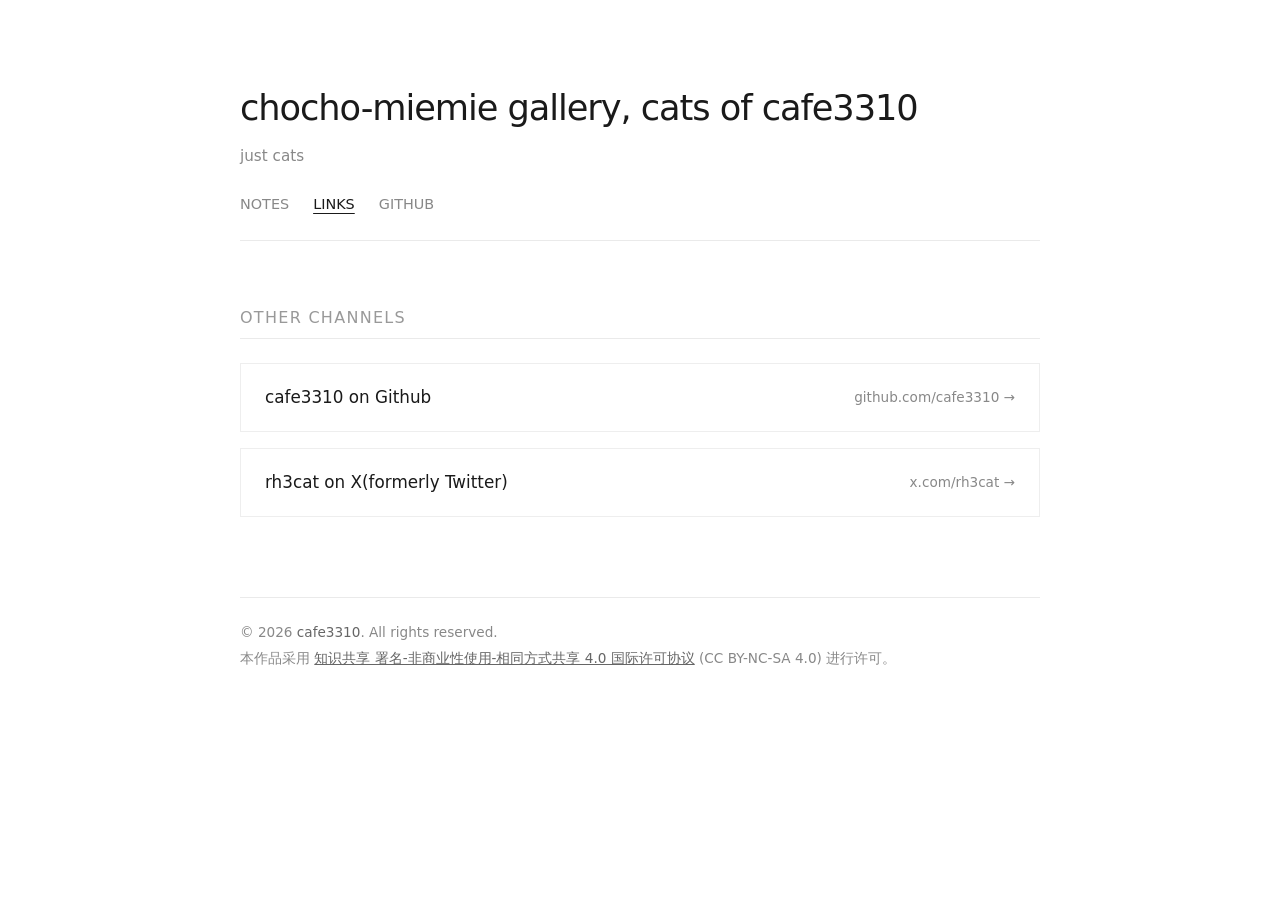
<file: docs/links.html>
<!DOCTYPE html>
<html lang="zh">
<head>
  <meta charset="UTF-8">
  <meta name="viewport" content="width=device-width, initial-scale=1.0">
  <title>Links - chocho-miemie gallery</title>
  <meta name="description" content="Other channels and resources for chocho-miemie gallery, cats of cafe3310">
  <link rel="canonical" href="https://cafe3310.github.io/chocho-miemie-album/links.html">
  <link rel="stylesheet" href="./styles.css">
  <meta property="og:title" content="Links">
  <meta property="og:type" content="website">
  <meta property="og:url" content="https://cafe3310.github.io/chocho-miemie-album/links.html">
  <meta property="og:image" content="https://cafe3310.github.io/chocho-miemie-album/gallery/2026-06-08-00-00_miemie-at-2018_miemie-7.jpg">
  <meta property="og:description" content="Other channels and resources for chocho-miemie gallery, cats of cafe3310">
  <meta property="og:site_name" content="chocho-miemie gallery, cats of cafe3310">
  <meta name="twitter:card" content="summary_large_image">
  <meta name="twitter:title" content="Links">
  <meta name="twitter:description" content="Other channels and resources for chocho-miemie gallery, cats of cafe3310">
  <meta name="twitter:image" content="https://cafe3310.github.io/chocho-miemie-album/gallery/2026-06-08-00-00_miemie-at-2018_miemie-7.jpg">
  <script type="application/ld+json">
{
  "@context": "https://schema.org",
  "@type": "WebPage",
  "name": "Links - chocho-miemie gallery, cats of cafe3310",
  "description": "Other channels and resources for chocho-miemie gallery, cats of cafe3310",
  "url": "https://cafe3310.github.io/chocho-miemie-album/links.html"
}
</script>
</head>
<body>
  <div class="container">
    <header>
      <h1><a href="./index.html" style="text-decoration: none; color: inherit;">chocho-miemie gallery, cats of cafe3310</a></h1>
      <p>just cats</p>
      <nav class="site-nav">
        <a href="./index.html" class="">NOTES</a>
        <a href="./links.html" class="active">LINKS</a>
        <a href="https://github.com/cafe3310" target="_blank" rel="noopener noreferrer">GITHUB</a>
      </nav>
    </header>

    <main>
      <div class="links-view">
  <h2 class="gallery-section-title">Other Channels</h2>
  <div class="links-list">
    
        <a href="https://github.com/cafe3310" target="_blank" rel="noopener noreferrer" class="link-card">
          <span class="link-card-title">cafe3310 on Github</span>
          <span class="link-card-url">github.com/cafe3310 &rarr;</span>
        </a>
        

        <a href="https://x.com/rh3cat" target="_blank" rel="noopener noreferrer" class="link-card">
          <span class="link-card-title">rh3cat on X(formerly Twitter)</span>
          <span class="link-card-url">x.com/rh3cat &rarr;</span>
        </a>
        
  </div>
</div>

    </main>

    <footer style="margin-top: 5rem; border-top: 1px solid #eaeaea; padding-top: 1.5rem; font-size: 0.85rem; color: #888888; line-height: 1.6;">
      <p style="margin: 0;">&copy; 2026 <a href="https://github.com/cafe3310" target="_blank" style="color: #666666; text-decoration: none;">cafe3310</a>. All rights reserved.</p>
      <p style="margin: 0.25rem 0 0 0;">本作品采用 <a href="https://creativecommons.org/licenses/by-nc-sa/4.0/deed.zh-hans" target="_blank" style="color: #666666; text-decoration: underline;">知识共享 署名-非商业性使用-相同方式共享 4.0 国际许可协议</a> (CC BY-NC-SA 4.0) 进行许可。</p>
    </footer>
  </div>
</body>
</html>
</file>
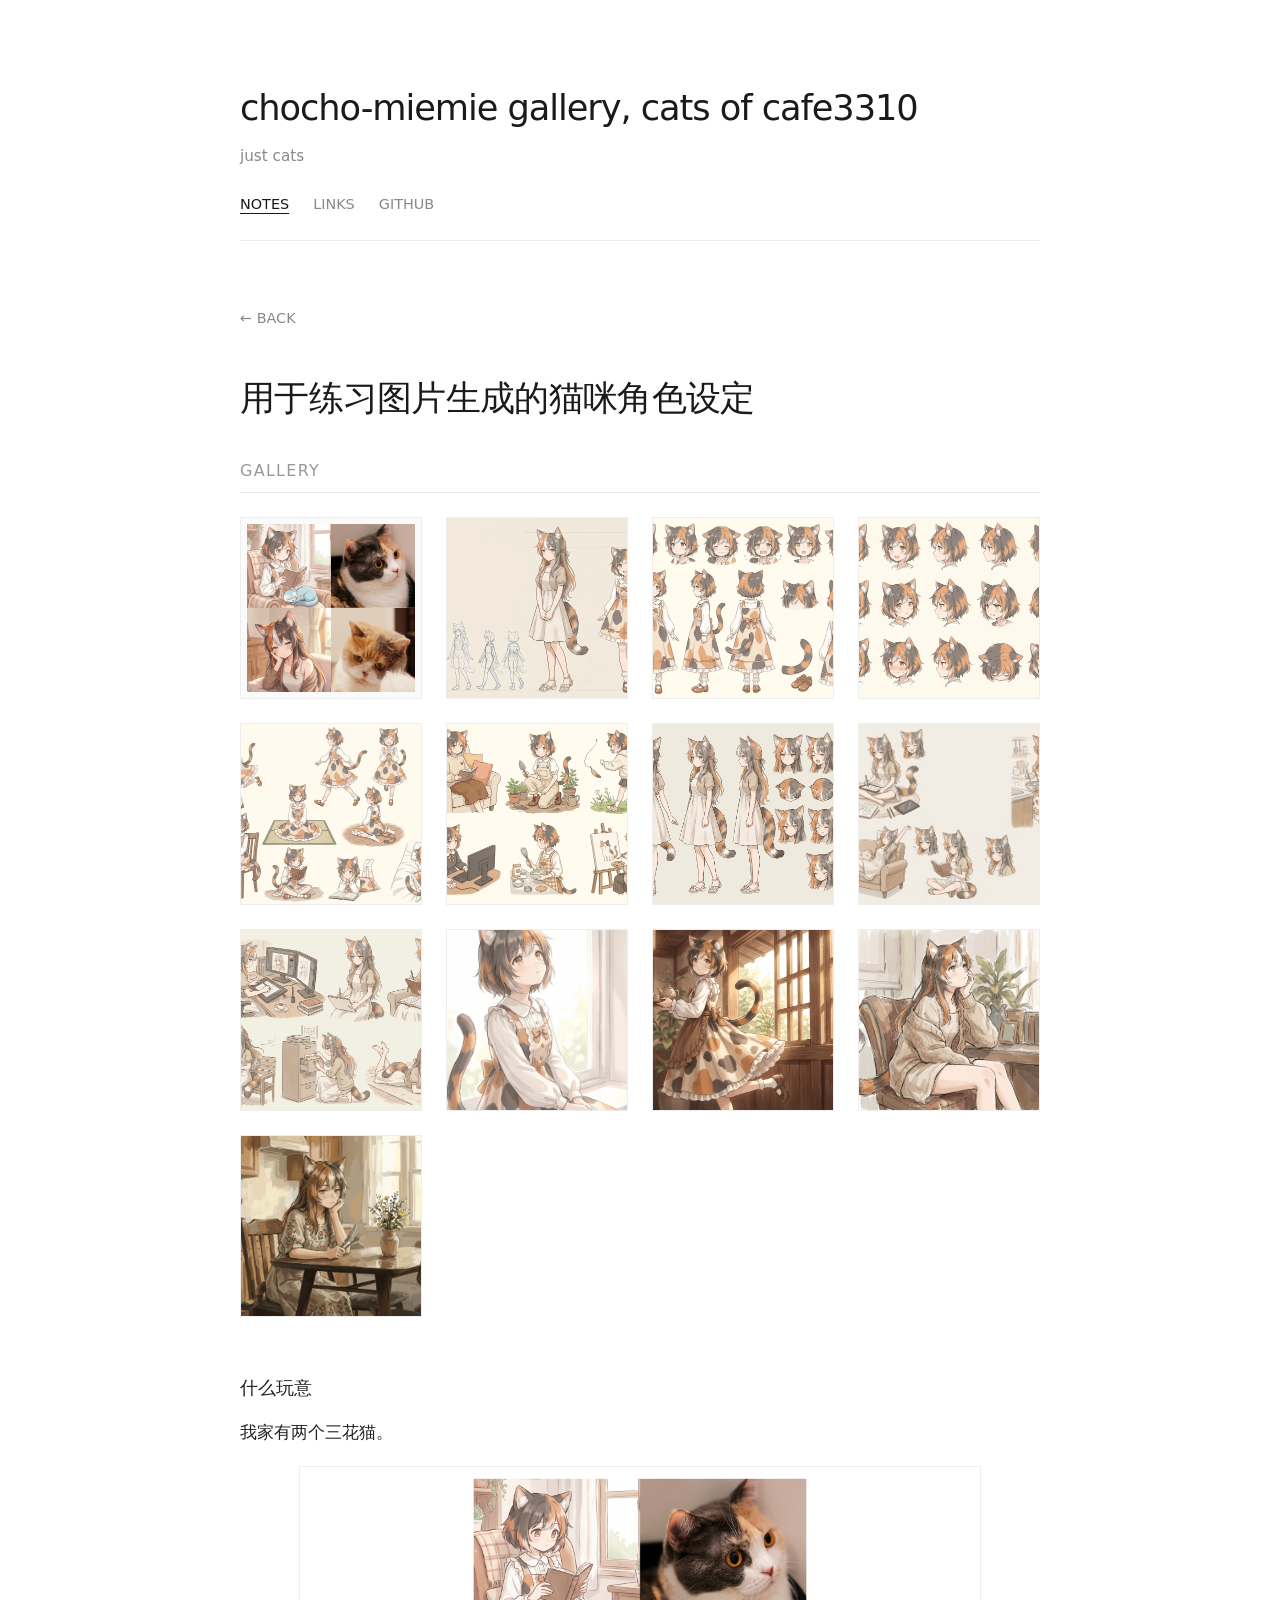
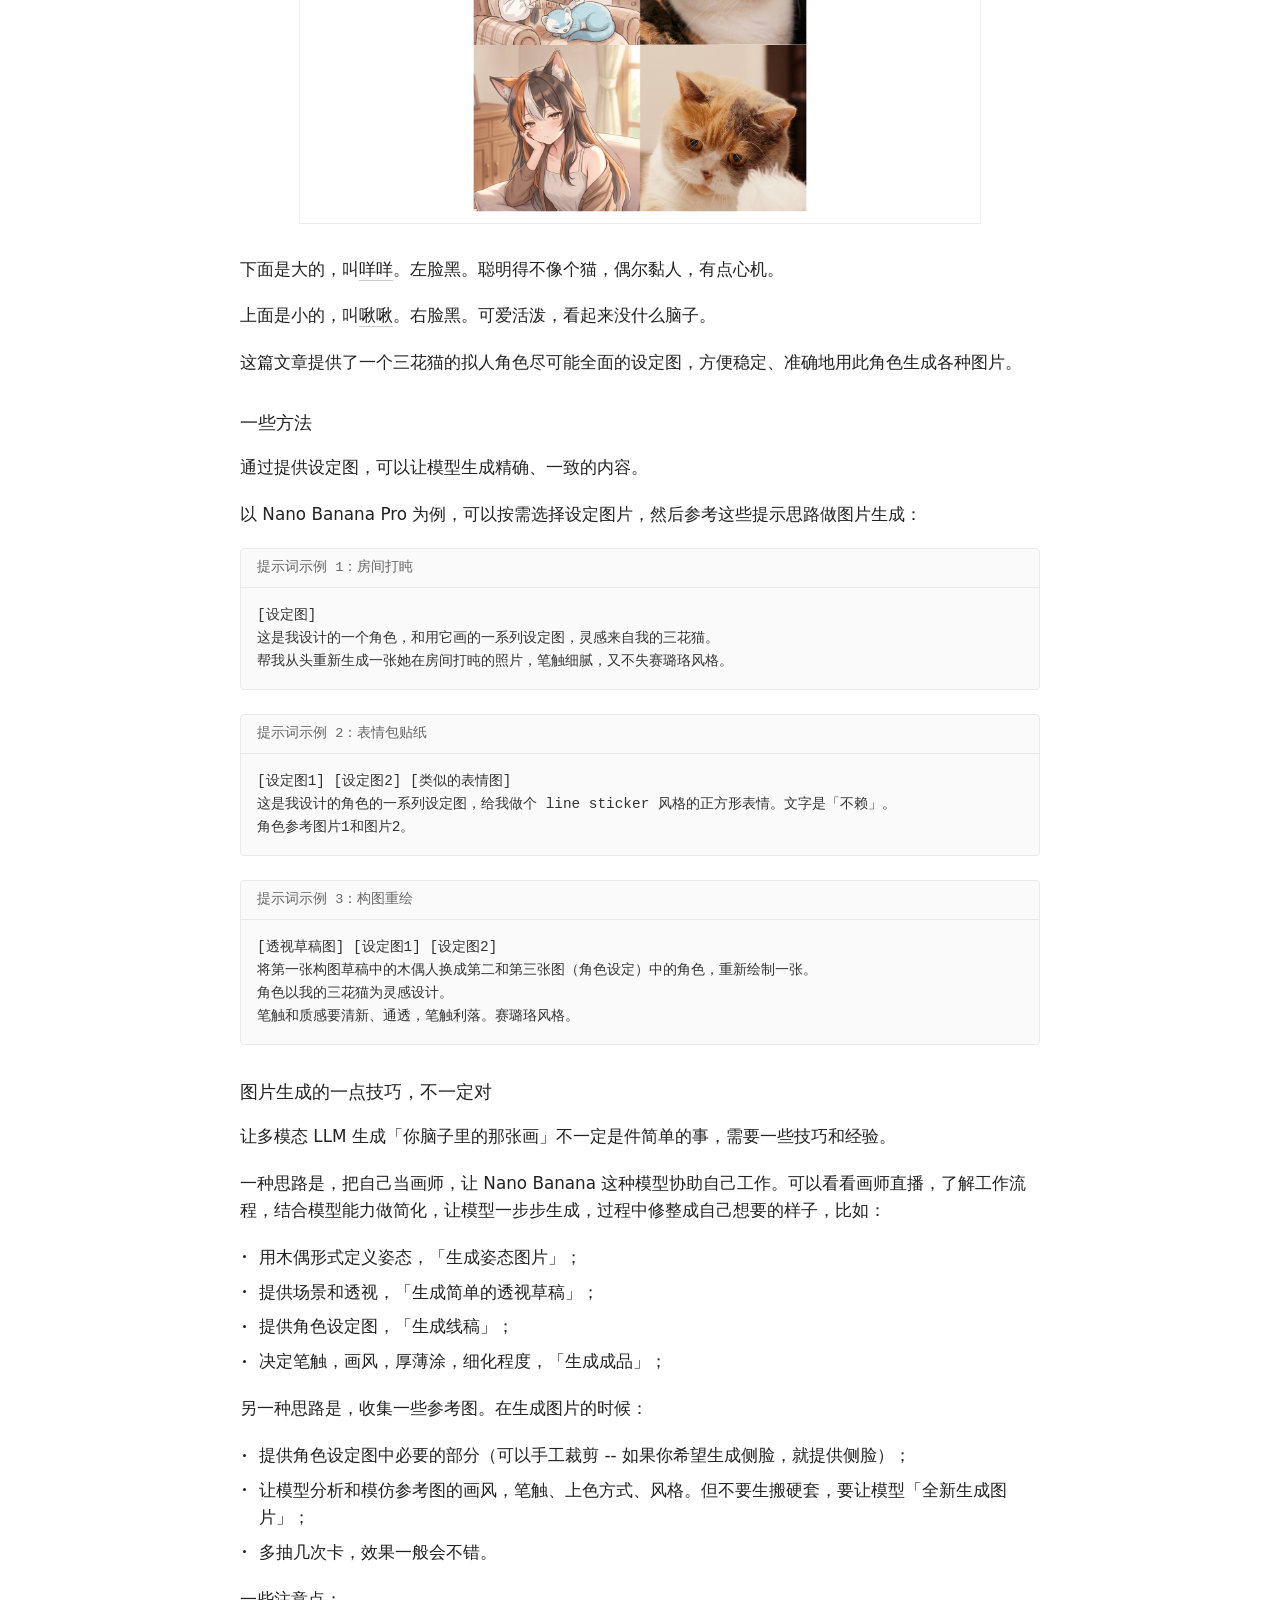
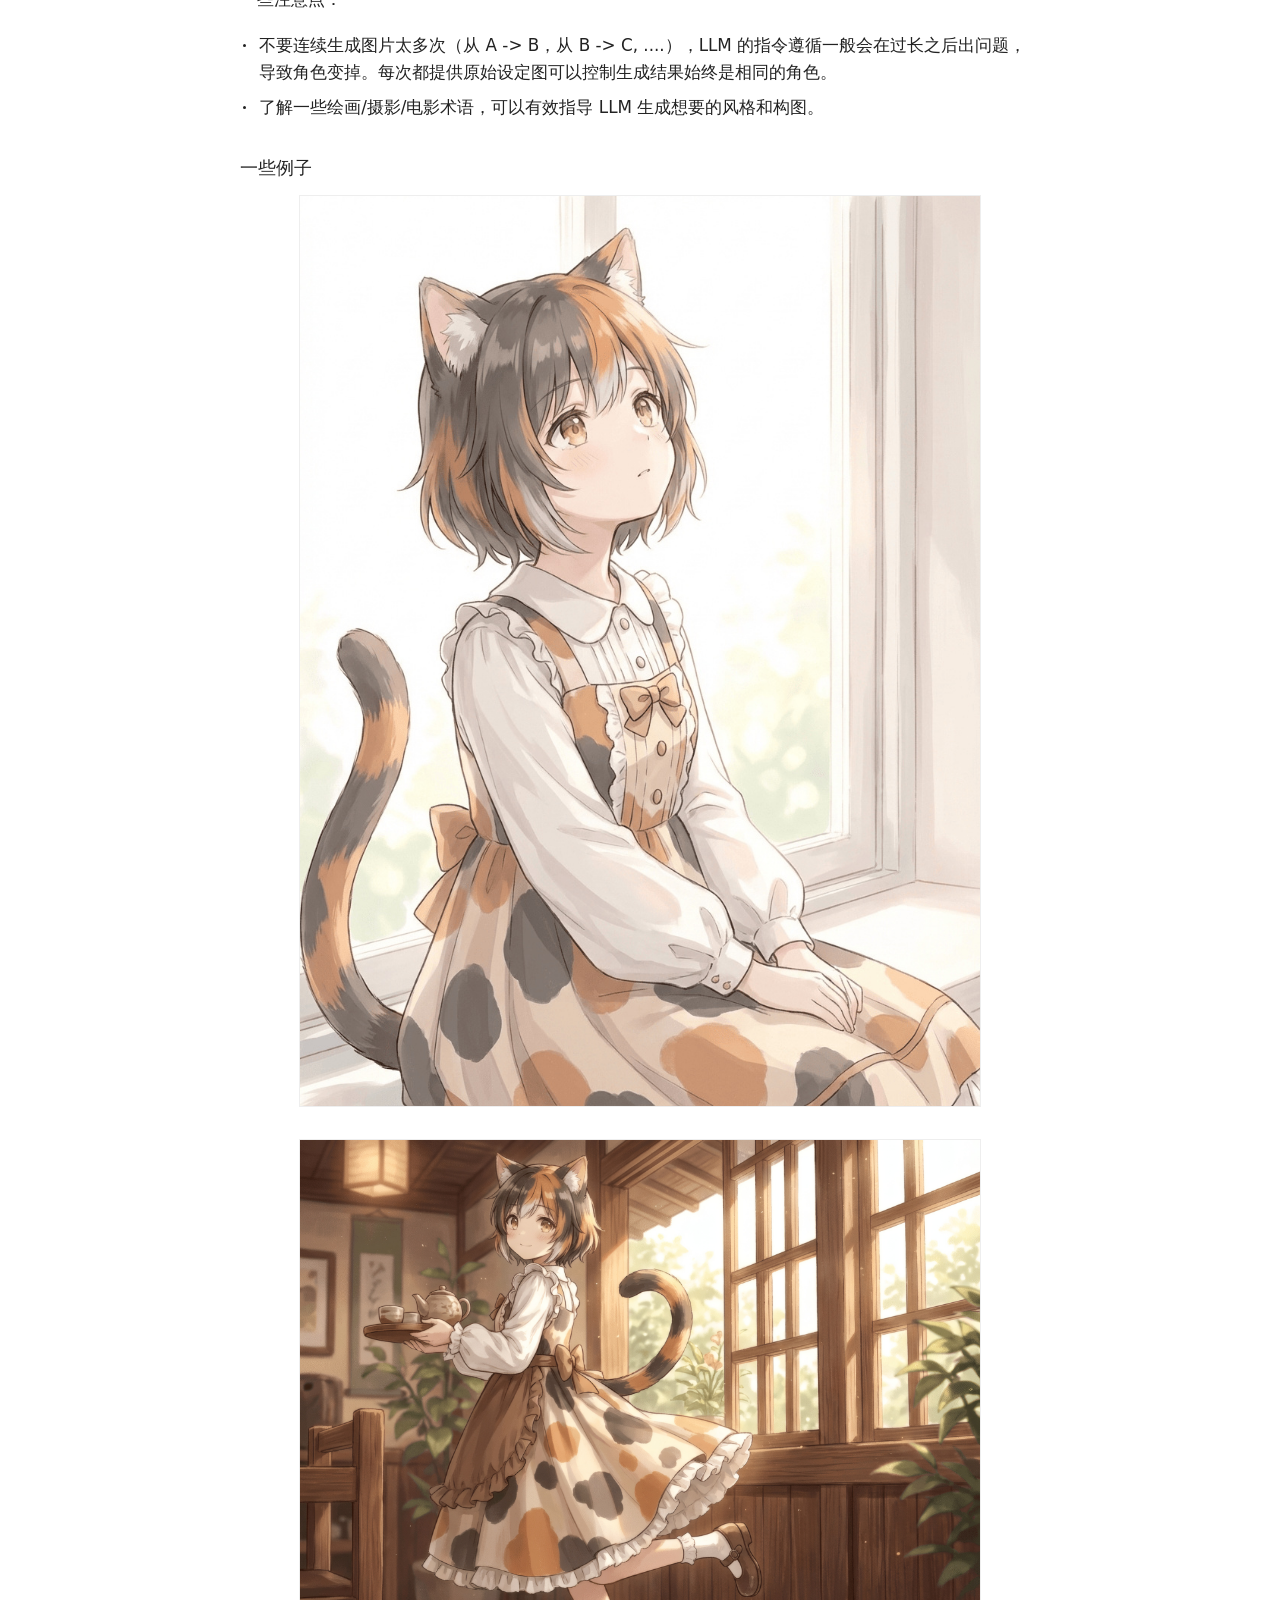
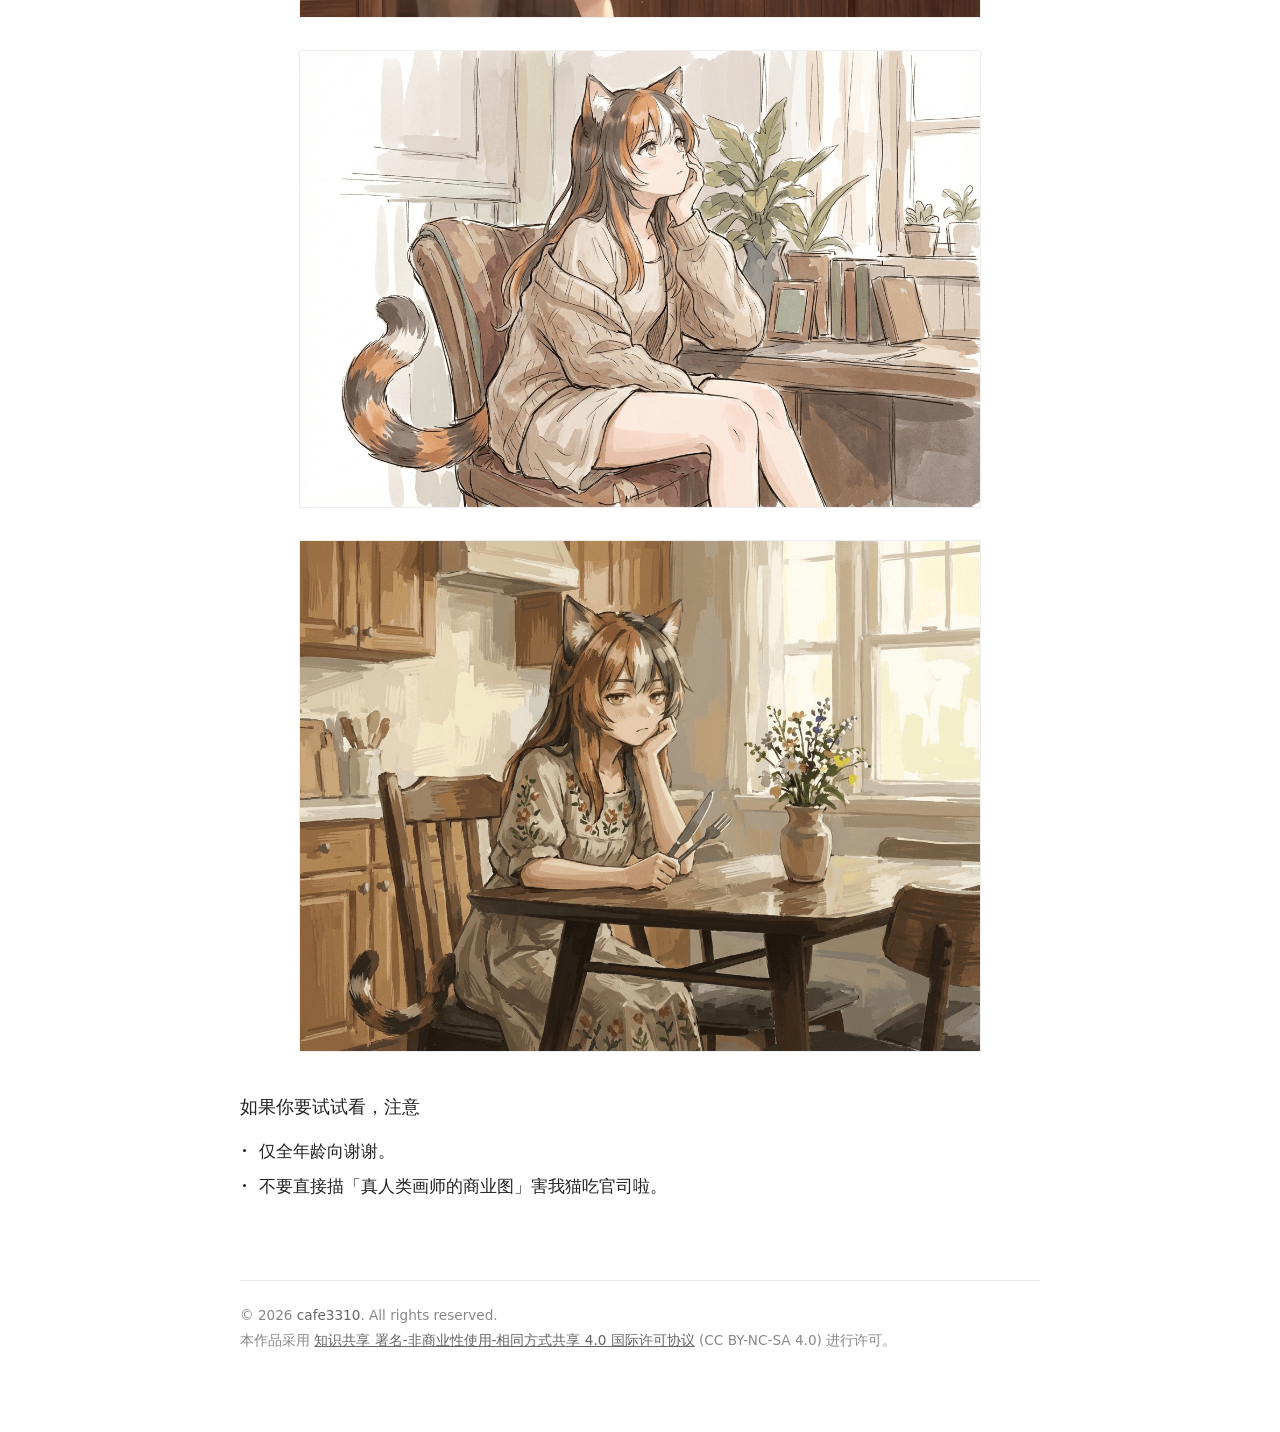
<file: docs/posts/cat-oc-design.html>
<!DOCTYPE html>
<html lang="zh">
<head>
  <meta charset="UTF-8">
  <meta name="viewport" content="width=device-width, initial-scale=1.0">
  <title>用于练习图片生成的猫咪角色设定 - chocho-miemie gallery</title>
  <meta name="description" content="提供稳定、准确用此猫咪角色生成各种图片的设定图和一些思路。">
  <link rel="canonical" href="https://cafe3310.github.io/chocho-miemie-album/posts/cat-oc-design.html">
  <link rel="stylesheet" href="../styles.css">
  <meta property="og:title" content="用于练习图片生成的猫咪角色设定">
  <meta property="og:type" content="article">
  <meta property="og:url" content="https://cafe3310.github.io/chocho-miemie-album/posts/cat-oc-design.html">
  <meta property="og:image" content="https://cafe3310.github.io/chocho-miemie-album/gallery/2026-06-14-20-13-cat-oc-design-collage.png">
  <meta property="og:image" content="https://cafe3310.github.io/chocho-miemie-album/gallery/2026-06-14-20-13-cat-oc-design-compare.jpg">
  <meta property="og:image" content="https://cafe3310.github.io/chocho-miemie-album/gallery/2026-06-14-20-13-cat-oc-design-chocho-1.jpg">
  <meta property="og:image" content="https://cafe3310.github.io/chocho-miemie-album/gallery/2026-06-14-20-13-cat-oc-design-chocho-2.jpg">
  <meta property="og:image" content="https://cafe3310.github.io/chocho-miemie-album/gallery/2026-06-14-20-13-cat-oc-design-chocho-3.jpg">
  <meta property="og:image" content="https://cafe3310.github.io/chocho-miemie-album/gallery/2026-06-14-20-13-cat-oc-design-chocho-5.jpg">
  <meta property="og:image" content="https://cafe3310.github.io/chocho-miemie-album/gallery/2026-06-14-20-13-cat-oc-design-miemie-2.jpg">
  <meta property="og:image" content="https://cafe3310.github.io/chocho-miemie-album/gallery/2026-06-14-20-13-cat-oc-design-miemie-1.jpg">
  <meta property="og:image" content="https://cafe3310.github.io/chocho-miemie-album/gallery/2026-06-14-20-13-cat-oc-design-miemie-3.jpg">
  <meta property="og:image" content="https://cafe3310.github.io/chocho-miemie-album/gallery/2026-06-14-20-13-cat-oc-design-chocho-6.jpg">
  <meta property="og:image" content="https://cafe3310.github.io/chocho-miemie-album/gallery/2026-06-14-20-13-cat-oc-design-chocho-7.jpg">
  <meta property="og:image" content="https://cafe3310.github.io/chocho-miemie-album/gallery/2026-06-14-20-13-cat-oc-design-miemie-4.jpg">
  <meta property="og:image" content="https://cafe3310.github.io/chocho-miemie-album/gallery/2026-06-14-20-13-cat-oc-design-miemie-5.jpg">
  <meta property="og:description" content="提供稳定、准确用此猫咪角色生成各种图片的设定图和一些思路。">
  <meta property="og:site_name" content="chocho-miemie gallery, cats of cafe3310">
  <meta name="twitter:card" content="summary_large_image">
  <meta name="twitter:title" content="用于练习图片生成的猫咪角色设定">
  <meta name="twitter:description" content="提供稳定、准确用此猫咪角色生成各种图片的设定图和一些思路。">
  <meta name="twitter:image" content="https://cafe3310.github.io/chocho-miemie-album/gallery/2026-06-14-20-13-cat-oc-design-collage.png">
  <meta property="article:published_time" content="2026-06-14">
  <meta property="article:author" content="cafe3310">
  <meta property="article:section" content="Tutorial">
  <script type="application/ld+json">
{
  "@context": "https://schema.org",
  "@type": "TechArticle",
  "headline": "用于练习图片生成的猫咪角色设定",
  "description": "提供稳定、准确用此猫咪角色生成各种图片的设定图和一些思路。",
  "image": [
    "https://cafe3310.github.io/chocho-miemie-album/gallery/2026-06-14-20-13-cat-oc-design-collage.png",
    "https://cafe3310.github.io/chocho-miemie-album/gallery/2026-06-14-20-13-cat-oc-design-compare.jpg",
    "https://cafe3310.github.io/chocho-miemie-album/gallery/2026-06-14-20-13-cat-oc-design-chocho-1.jpg",
    "https://cafe3310.github.io/chocho-miemie-album/gallery/2026-06-14-20-13-cat-oc-design-chocho-2.jpg",
    "https://cafe3310.github.io/chocho-miemie-album/gallery/2026-06-14-20-13-cat-oc-design-chocho-3.jpg",
    "https://cafe3310.github.io/chocho-miemie-album/gallery/2026-06-14-20-13-cat-oc-design-chocho-5.jpg",
    "https://cafe3310.github.io/chocho-miemie-album/gallery/2026-06-14-20-13-cat-oc-design-miemie-2.jpg",
    "https://cafe3310.github.io/chocho-miemie-album/gallery/2026-06-14-20-13-cat-oc-design-miemie-1.jpg",
    "https://cafe3310.github.io/chocho-miemie-album/gallery/2026-06-14-20-13-cat-oc-design-miemie-3.jpg",
    "https://cafe3310.github.io/chocho-miemie-album/gallery/2026-06-14-20-13-cat-oc-design-chocho-6.jpg",
    "https://cafe3310.github.io/chocho-miemie-album/gallery/2026-06-14-20-13-cat-oc-design-chocho-7.jpg",
    "https://cafe3310.github.io/chocho-miemie-album/gallery/2026-06-14-20-13-cat-oc-design-miemie-4.jpg",
    "https://cafe3310.github.io/chocho-miemie-album/gallery/2026-06-14-20-13-cat-oc-design-miemie-5.jpg"
  ],
  "datePublished": "2026-06-14",
  "url": "https://cafe3310.github.io/chocho-miemie-album/posts/cat-oc-design.html",
  "author": {
    "@type": "Person",
    "name": "cafe3310",
    "url": "https://github.com/cafe3310",
    "sameAs": [
      "https://github.com/cafe3310",
      "https://x.com/rh3cat",
      "https://huggingface.co/cafe3310"
    ]
  },
  "about": [
    {
      "@type": "ImageObject",
      "name": "真猫和 OC 比比看。",
      "caption": "真猫和 OC 比比看。",
      "contentUrl": "https://cafe3310.github.io/chocho-miemie-album/gallery/2026-06-14-20-13-cat-oc-design-collage.png"
    },
    {
      "@type": "ImageObject",
      "name": "咩咩和啾啾分别多高。",
      "caption": "咩咩和啾啾分别多高。",
      "contentUrl": "https://cafe3310.github.io/chocho-miemie-album/gallery/2026-06-14-20-13-cat-oc-design-compare.jpg"
    },
    {
      "@type": "ImageObject",
      "name": "啾啾的 OC 设定，全局",
      "caption": "啾啾的 OC 设定，全局",
      "contentUrl": "https://cafe3310.github.io/chocho-miemie-album/gallery/2026-06-14-20-13-cat-oc-design-chocho-1.jpg"
    },
    {
      "@type": "ImageObject",
      "name": "啾啾的 OC 设定，不同角度和表情",
      "caption": "啾啾的 OC 设定，不同角度和表情",
      "contentUrl": "https://cafe3310.github.io/chocho-miemie-album/gallery/2026-06-14-20-13-cat-oc-design-chocho-2.jpg"
    },
    {
      "@type": "ImageObject",
      "name": "啾啾的 OC 设定，动作",
      "caption": "啾啾的 OC 设定，动作",
      "contentUrl": "https://cafe3310.github.io/chocho-miemie-album/gallery/2026-06-14-20-13-cat-oc-design-chocho-3.jpg"
    },
    {
      "@type": "ImageObject",
      "name": "啾啾的 OC 设定，场景",
      "caption": "啾啾的 OC 设定，场景",
      "contentUrl": "https://cafe3310.github.io/chocho-miemie-album/gallery/2026-06-14-20-13-cat-oc-design-chocho-5.jpg"
    },
    {
      "@type": "ImageObject",
      "name": "咩咩的 OC 设定，全局",
      "caption": "咩咩的 OC 设定，全局",
      "contentUrl": "https://cafe3310.github.io/chocho-miemie-album/gallery/2026-06-14-20-13-cat-oc-design-miemie-2.jpg"
    },
    {
      "@type": "ImageObject",
      "name": "咩咩的 OC 设定，场景",
      "caption": "咩咩的 OC 设定，场景",
      "contentUrl": "https://cafe3310.github.io/chocho-miemie-album/gallery/2026-06-14-20-13-cat-oc-design-miemie-1.jpg"
    },
    {
      "@type": "ImageObject",
      "name": "咩咩的 OC 设定，动作",
      "caption": "咩咩的 OC 设定，动作",
      "contentUrl": "https://cafe3310.github.io/chocho-miemie-album/gallery/2026-06-14-20-13-cat-oc-design-miemie-3.jpg"
    },
    {
      "@type": "ImageObject",
      "name": "啾啾发呆。",
      "caption": "啾啾发呆。",
      "contentUrl": "https://cafe3310.github.io/chocho-miemie-album/gallery/2026-06-14-20-13-cat-oc-design-chocho-6.jpg"
    },
    {
      "@type": "ImageObject",
      "name": "啾啾在点心店打个工。",
      "caption": "啾啾在点心店打个工。",
      "contentUrl": "https://cafe3310.github.io/chocho-miemie-album/gallery/2026-06-14-20-13-cat-oc-design-chocho-7.jpg"
    },
    {
      "@type": "ImageObject",
      "name": "咩咩若有所思。",
      "caption": "咩咩若有所思。",
      "contentUrl": "https://cafe3310.github.io/chocho-miemie-album/gallery/2026-06-14-20-13-cat-oc-design-miemie-4.jpg"
    },
    {
      "@type": "ImageObject",
      "name": "咩咩平时就这样等饭。",
      "caption": "咩咩平时就这样等饭。",
      "contentUrl": "https://cafe3310.github.io/chocho-miemie-album/gallery/2026-06-14-20-13-cat-oc-design-miemie-5.jpg"
    }
  ]
}
</script>
</head>
<body>
  <div class="container">
    <header>
      <h1><a href="../index.html" style="text-decoration: none; color: inherit;">chocho-miemie gallery, cats of cafe3310</a></h1>
      <p>just cats</p>
      <nav class="site-nav">
        <a href="../index.html" class="active">NOTES</a>
        <a href="../links.html" class="">LINKS</a>
        <a href="https://github.com/cafe3310" target="_blank" rel="noopener noreferrer">GITHUB</a>
      </nav>
    </header>

    <main>
      <div class="post-view">
  <a href="../index.html" class="back-btn" style="text-decoration: none; display: inline-block;">&larr; BACK</a>

  <h1 style="font-size: 2.2rem; font-weight: 300; margin: 0.5rem 0 2rem 0; letter-spacing: -0.02em;">
    用于练习图片生成的猫咪角色设定
  </h1>
  <div class="gallery-section">
    <h2 class="gallery-section-title">Gallery</h2>
    <div class="gallery-grid">
      
            <div class="gallery-container">
              <div class="gallery-item" data-idx="0">
                <img src="../gallery/2026-06-14-20-13-cat-oc-design-collage.png" alt="真猫和 OC 比比看。" loading="lazy">
              </div>
              
            </div>
            

            <div class="gallery-container">
              <div class="gallery-item" data-idx="1">
                <img src="../gallery/2026-06-14-20-13-cat-oc-design-compare.jpg" alt="咩咩和啾啾分别多高。" loading="lazy">
              </div>
              
            </div>
            

            <div class="gallery-container">
              <div class="gallery-item" data-idx="2">
                <img src="../gallery/2026-06-14-20-13-cat-oc-design-chocho-1.jpg" alt="啾啾的 OC 设定，全局" loading="lazy">
              </div>
              
            </div>
            

            <div class="gallery-container">
              <div class="gallery-item" data-idx="3">
                <img src="../gallery/2026-06-14-20-13-cat-oc-design-chocho-2.jpg" alt="啾啾的 OC 设定，不同角度和表情" loading="lazy">
              </div>
              
            </div>
            

            <div class="gallery-container">
              <div class="gallery-item" data-idx="4">
                <img src="../gallery/2026-06-14-20-13-cat-oc-design-chocho-3.jpg" alt="啾啾的 OC 设定，动作" loading="lazy">
              </div>
              
            </div>
            

            <div class="gallery-container">
              <div class="gallery-item" data-idx="5">
                <img src="../gallery/2026-06-14-20-13-cat-oc-design-chocho-5.jpg" alt="啾啾的 OC 设定，场景" loading="lazy">
              </div>
              
            </div>
            

            <div class="gallery-container">
              <div class="gallery-item" data-idx="6">
                <img src="../gallery/2026-06-14-20-13-cat-oc-design-miemie-2.jpg" alt="咩咩的 OC 设定，全局" loading="lazy">
              </div>
              
            </div>
            

            <div class="gallery-container">
              <div class="gallery-item" data-idx="7">
                <img src="../gallery/2026-06-14-20-13-cat-oc-design-miemie-1.jpg" alt="咩咩的 OC 设定，场景" loading="lazy">
              </div>
              
            </div>
            

            <div class="gallery-container">
              <div class="gallery-item" data-idx="8">
                <img src="../gallery/2026-06-14-20-13-cat-oc-design-miemie-3.jpg" alt="咩咩的 OC 设定，动作" loading="lazy">
              </div>
              
            </div>
            

            <div class="gallery-container">
              <div class="gallery-item" data-idx="9">
                <img src="../gallery/2026-06-14-20-13-cat-oc-design-chocho-6.jpg" alt="啾啾发呆。" loading="lazy">
              </div>
              
            </div>
            

            <div class="gallery-container">
              <div class="gallery-item" data-idx="10">
                <img src="../gallery/2026-06-14-20-13-cat-oc-design-chocho-7.jpg" alt="啾啾在点心店打个工。" loading="lazy">
              </div>
              
            </div>
            

            <div class="gallery-container">
              <div class="gallery-item" data-idx="11">
                <img src="../gallery/2026-06-14-20-13-cat-oc-design-miemie-4.jpg" alt="咩咩若有所思。" loading="lazy">
              </div>
              
            </div>
            

            <div class="gallery-container">
              <div class="gallery-item" data-idx="12">
                <img src="../gallery/2026-06-14-20-13-cat-oc-design-miemie-5.jpg" alt="咩咩平时就这样等饭。" loading="lazy">
              </div>
              
            </div>
            
    </div>
  </div>

  <div class="post-content">
    <h3>什么玩意</h3>
<p>我家有两个三花猫。</p>
<div style="text-align: center; margin-bottom: 1.5rem;">
<img src="../gallery/2026-06-14-20-13-cat-oc-design-collage.png" style="width: 100%; max-width: 680px; border: 1px solid #eeeeee;" alt="">
</div>
<p>下面是大的，叫<a href="miemie-at-2018-2019.html">咩咩</a>。左脸黑。聪明得不像个猫，偶尔黏人，有点心机。</p>
<p>上面是小的，叫<a href="chocho-stickers.html">啾啾</a>。右脸黑。可爱活泼，看起来没什么脑子。</p>
<p>这篇文章提供了一个三花猫的拟人角色尽可能全面的设定图，方便稳定、准确地用此角色生成各种图片。</p>
<h3>一些方法</h3>
<p>通过提供设定图，可以让模型生成精确、一致的内容。</p>
<p>以 Nano Banana Pro 为例，可以按需选择设定图片，然后参考这些提示思路做图片生成：</p>
<div style="border: 1px solid #eaeaea; border-radius: 4px; margin-bottom: 1.5rem; font-family: ui-monospace, SFMono-Regular, Menlo, Monaco, Consolas, monospace; background-color: #fafafa; font-size: 0.9rem;">
  <div style="padding: 0.5rem 1rem; border-bottom: 1px solid #eaeaea; color: #666666; font-weight: 500; font-size: 0.85rem;">提示词示例 1：房间打盹</div>
  <div style="padding: 1rem; color: #333333; line-height: 1.6; white-space: pre-wrap;">[设定图]
这是我设计的一个角色，和用它画的一系列设定图，灵感来自我的三花猫。
帮我从头重新生成一张她在房间打盹的照片，笔触细腻，又不失赛璐珞风格。</div></div>
<div style="border: 1px solid #eaeaea; border-radius: 4px; margin-bottom: 1.5rem; font-family: ui-monospace, SFMono-Regular, Menlo, Monaco, Consolas, monospace; background-color: #fafafa; font-size: 0.9rem;">
  <div style="padding: 0.5rem 1rem; border-bottom: 1px solid #eaeaea; color: #666666; font-weight: 500; font-size: 0.85rem;">提示词示例 2：表情包贴纸</div>
  <div style="padding: 1rem; color: #333333; line-height: 1.6; white-space: pre-wrap;">[设定图1] [设定图2] [类似的表情图]
这是我设计的角色的一系列设定图，给我做个 line sticker 风格的正方形表情。文字是「不赖」。
角色参考图片1和图片2。</div></div>
<div style="border: 1px solid #eaeaea; border-radius: 4px; margin-bottom: 1.5rem; font-family: ui-monospace, SFMono-Regular, Menlo, Monaco, Consolas, monospace; background-color: #fafafa; font-size: 0.9rem;">
  <div style="padding: 0.5rem 1rem; border-bottom: 1px solid #eaeaea; color: #666666; font-weight: 500; font-size: 0.85rem;">提示词示例 3：构图重绘</div>
  <div style="padding: 1rem; color: #333333; line-height: 1.6; white-space: pre-wrap;">[透视草稿图] [设定图1] [设定图2]
将第一张构图草稿中的木偶人换成第二和第三张图（角色设定）中的角色，重新绘制一张。
角色以我的三花猫为灵感设计。
笔触和质感要清新、通透，笔触利落。赛璐珞风格。</div></div>
<h3>图片生成的一点技巧，不一定对</h3>
<p>让多模态 LLM 生成「你脑子里的那张画」不一定是件简单的事，需要一些技巧和经验。</p>
<p>一种思路是，把自己当画师，让 Nano Banana 这种模型协助自己工作。可以看看画师直播，了解工作流程，结合模型能力做简化，让模型一步步生成，过程中修整成自己想要的样子，比如：</p>
<ul>
<li>用木偶形式定义姿态，「生成姿态图片」；</li>
<li>提供场景和透视，「生成简单的透视草稿」；</li>
<li>提供角色设定图，「生成线稿」；</li>
<li>决定笔触，画风，厚薄涂，细化程度，「生成成品」；</li>
</ul>
<p>另一种思路是，收集一些参考图。在生成图片的时候：</p>
<ul>
<li>提供角色设定图中必要的部分（可以手工裁剪 -- 如果你希望生成侧脸，就提供侧脸）；</li>
<li>让模型分析和模仿参考图的画风，笔触、上色方式、风格。但不要生搬硬套，要让模型「全新生成图片」；</li>
<li>多抽几次卡，效果一般会不错。</li>
</ul>
<p>一些注意点：</p>
<ul>
<li>不要连续生成图片太多次（从 A -&gt; B，从 B -&gt; C, ....），LLM 的指令遵循一般会在过长之后出问题，导致角色变掉。每次都提供原始设定图可以控制生成结果始终是相同的角色。</li>
<li>了解一些绘画/摄影/电影术语，可以有效指导 LLM 生成想要的风格和构图。</li>
</ul>
<h3>一些例子</h3>
<div style="text-align: center; margin-bottom: 1.5rem;">
<img src="../gallery/2026-06-14-20-13-cat-oc-design-chocho-6.jpg" style="width: 100%; max-width: 680px; border: 1px solid #eeeeee;" alt="">
</div>
<div style="text-align: center; margin-bottom: 1.5rem;">
<img src="../gallery/2026-06-14-20-13-cat-oc-design-chocho-7.jpg" style="width: 100%; max-width: 680px; border: 1px solid #eeeeee;" alt="">
</div>
<div style="text-align: center; margin-bottom: 1.5rem;">
<img src="../gallery/2026-06-14-20-13-cat-oc-design-miemie-4.jpg" style="width: 100%; max-width: 680px; border: 1px solid #eeeeee;" alt="">
</div>
<div style="text-align: center; margin-bottom: 1.5rem;">
<img src="../gallery/2026-06-14-20-13-cat-oc-design-miemie-5.jpg" style="width: 100%; max-width: 680px; border: 1px solid #eeeeee;" alt="">
</div>
<h3>如果你要试试看，注意</h3>
<ul>
<li>仅全年龄向谢谢。</li>
<li>不要直接描「真人类画师的商业图」害我猫吃官司啦。</li>
</ul>
  </div>

  <!-- Modal Overlay for Asset Preview -->
  <div id="modal-container" class="modal-overlay" style="display: none;">
    <div class="modal-content">
      <button id="modal-close-btn" class="modal-close">[CLOSE]</button>
      <div class="modal-media" id="modal-media-container"></div>
      <h3 id="modal-title" class="modal-title"></h3>
    </div>
  </div>
</div>

<script>
  window.__POST_DATA__ = {"id": "cat-oc-design", "title": "用于练习图片生成的猫咪角色设定", "date": "2026-06-14", "thumbnail": "./gallery/2026-06-14-20-13-cat-oc-design-collage.png", "description": "提供稳定、准确用此猫咪角色生成各种图片的设定图和一些思路。", "category": "Tutorial", "pageMeta": {"author": "cafe3310", "authorSameAs": ["https://github.com/cafe3310", "https://x.com/rh3cat", "https://huggingface.co/cafe3310"], "cat": [{"name": "啾啾 (Chocho)", "description": "cafe3310 家的三花猫，右脸黑，可爱活泼。"}, {"name": "咩咩 (Miemie)", "description": "cafe3310 家的三花猫，左脸黑，聪明内敛。"}]}, "assetsType": "image", "assets": [{"url": "../gallery/2026-06-14-20-13-cat-oc-design-collage.png", "alt": "真猫和 OC 比比看。"}, {"url": "../gallery/2026-06-14-20-13-cat-oc-design-compare.jpg", "alt": "咩咩和啾啾分别多高。"}, {"url": "../gallery/2026-06-14-20-13-cat-oc-design-chocho-1.jpg", "alt": "啾啾的 OC 设定，全局"}, {"url": "../gallery/2026-06-14-20-13-cat-oc-design-chocho-2.jpg", "alt": "啾啾的 OC 设定，不同角度和表情"}, {"url": "../gallery/2026-06-14-20-13-cat-oc-design-chocho-3.jpg", "alt": "啾啾的 OC 设定，动作"}, {"url": "../gallery/2026-06-14-20-13-cat-oc-design-chocho-5.jpg", "alt": "啾啾的 OC 设定，场景"}, {"url": "../gallery/2026-06-14-20-13-cat-oc-design-miemie-2.jpg", "alt": "咩咩的 OC 设定，全局"}, {"url": "../gallery/2026-06-14-20-13-cat-oc-design-miemie-1.jpg", "alt": "咩咩的 OC 设定，场景"}, {"url": "../gallery/2026-06-14-20-13-cat-oc-design-miemie-3.jpg", "alt": "咩咩的 OC 设定，动作"}, {"url": "../gallery/2026-06-14-20-13-cat-oc-design-chocho-6.jpg", "alt": "啾啾发呆。"}, {"url": "../gallery/2026-06-14-20-13-cat-oc-design-chocho-7.jpg", "alt": "啾啾在点心店打个工。"}, {"url": "../gallery/2026-06-14-20-13-cat-oc-design-miemie-4.jpg", "alt": "咩咩若有所思。"}, {"url": "../gallery/2026-06-14-20-13-cat-oc-design-miemie-5.jpg", "alt": "咩咩平时就这样等饭。"}], "bodyHtml": "<h3>什么玩意</h3>\n<p>我家有两个三花猫。</p>\n<div style=\"text-align: center; margin-bottom: 1.5rem;\">\n<img src=\"../gallery/2026-06-14-20-13-cat-oc-design-collage.png\" style=\"width: 100%; max-width: 680px; border: 1px solid #eeeeee;\" alt=\"\">\n</div>\n<p>下面是大的，叫[[咩咩]]。左脸黑。聪明得不像个猫，偶尔黏人，有点心机。</p>\n<p>上面是小的，叫[[啾啾]]。右脸黑。可爱活泼，看起来没什么脑子。</p>\n<p>这篇文章提供了一个三花猫的拟人角色尽可能全面的设定图，方便稳定、准确地用此角色生成各种图片。</p>\n<h3>一些方法</h3>\n<p>通过提供设定图，可以让模型生成精确、一致的内容。</p>\n<p>以 Nano Banana Pro 为例，可以按需选择设定图片，然后参考这些提示思路做图片生成：</p>\n<div style=\"border: 1px solid #eaeaea; border-radius: 4px; margin-bottom: 1.5rem; font-family: ui-monospace, SFMono-Regular, Menlo, Monaco, Consolas, monospace; background-color: #fafafa; font-size: 0.9rem;\">\n  <div style=\"padding: 0.5rem 1rem; border-bottom: 1px solid #eaeaea; color: #666666; font-weight: 500; font-size: 0.85rem;\">提示词示例 1：房间打盹</div>\n  <div style=\"padding: 1rem; color: #333333; line-height: 1.6; white-space: pre-wrap;\">[设定图]\n这是我设计的一个角色，和用它画的一系列设定图，灵感来自我的三花猫。\n帮我从头重新生成一张她在房间打盹的照片，笔触细腻，又不失赛璐珞风格。</div></div>\n<div style=\"border: 1px solid #eaeaea; border-radius: 4px; margin-bottom: 1.5rem; font-family: ui-monospace, SFMono-Regular, Menlo, Monaco, Consolas, monospace; background-color: #fafafa; font-size: 0.9rem;\">\n  <div style=\"padding: 0.5rem 1rem; border-bottom: 1px solid #eaeaea; color: #666666; font-weight: 500; font-size: 0.85rem;\">提示词示例 2：表情包贴纸</div>\n  <div style=\"padding: 1rem; color: #333333; line-height: 1.6; white-space: pre-wrap;\">[设定图1] [设定图2] [类似的表情图]\n这是我设计的角色的一系列设定图，给我做个 line sticker 风格的正方形表情。文字是「不赖」。\n角色参考图片1和图片2。</div></div>\n<div style=\"border: 1px solid #eaeaea; border-radius: 4px; margin-bottom: 1.5rem; font-family: ui-monospace, SFMono-Regular, Menlo, Monaco, Consolas, monospace; background-color: #fafafa; font-size: 0.9rem;\">\n  <div style=\"padding: 0.5rem 1rem; border-bottom: 1px solid #eaeaea; color: #666666; font-weight: 500; font-size: 0.85rem;\">提示词示例 3：构图重绘</div>\n  <div style=\"padding: 1rem; color: #333333; line-height: 1.6; white-space: pre-wrap;\">[透视草稿图] [设定图1] [设定图2]\n将第一张构图草稿中的木偶人换成第二和第三张图（角色设定）中的角色，重新绘制一张。\n角色以我的三花猫为灵感设计。\n笔触和质感要清新、通透，笔触利落。赛璐珞风格。</div></div>\n<h3>图片生成的一点技巧，不一定对</h3>\n<p>让多模态 LLM 生成「你脑子里的那张画」不一定是件简单的事，需要一些技巧和经验。</p>\n<p>一种思路是，把自己当画师，让 Nano Banana 这种模型协助自己工作。可以看看画师直播，了解工作流程，结合模型能力做简化，让模型一步步生成，过程中修整成自己想要的样子，比如：</p>\n<ul>\n<li>用木偶形式定义姿态，「生成姿态图片」；</li>\n<li>提供场景和透视，「生成简单的透视草稿」；</li>\n<li>提供角色设定图，「生成线稿」；</li>\n<li>决定笔触，画风，厚薄涂，细化程度，「生成成品」；</li>\n</ul>\n<p>另一种思路是，收集一些参考图。在生成图片的时候：</p>\n<ul>\n<li>提供角色设定图中必要的部分（可以手工裁剪 -- 如果你希望生成侧脸，就提供侧脸）；</li>\n<li>让模型分析和模仿参考图的画风，笔触、上色方式、风格。但不要生搬硬套，要让模型「全新生成图片」；</li>\n<li>多抽几次卡，效果一般会不错。</li>\n</ul>\n<p>一些注意点：</p>\n<ul>\n<li>不要连续生成图片太多次（从 A -&gt; B，从 B -&gt; C, ....），LLM 的指令遵循一般会在过长之后出问题，导致角色变掉。每次都提供原始设定图可以控制生成结果始终是相同的角色。</li>\n<li>了解一些绘画/摄影/电影术语，可以有效指导 LLM 生成想要的风格和构图。</li>\n</ul>\n<h3>一些例子</h3>\n<div style=\"text-align: center; margin-bottom: 1.5rem;\">\n<img src=\"../gallery/2026-06-14-20-13-cat-oc-design-chocho-6.jpg\" style=\"width: 100%; max-width: 680px; border: 1px solid #eeeeee;\" alt=\"\">\n</div>\n<div style=\"text-align: center; margin-bottom: 1.5rem;\">\n<img src=\"../gallery/2026-06-14-20-13-cat-oc-design-chocho-7.jpg\" style=\"width: 100%; max-width: 680px; border: 1px solid #eeeeee;\" alt=\"\">\n</div>\n<div style=\"text-align: center; margin-bottom: 1.5rem;\">\n<img src=\"../gallery/2026-06-14-20-13-cat-oc-design-miemie-4.jpg\" style=\"width: 100%; max-width: 680px; border: 1px solid #eeeeee;\" alt=\"\">\n</div>\n<div style=\"text-align: center; margin-bottom: 1.5rem;\">\n<img src=\"../gallery/2026-06-14-20-13-cat-oc-design-miemie-5.jpg\" style=\"width: 100%; max-width: 680px; border: 1px solid #eeeeee;\" alt=\"\">\n</div>\n<h3>如果你要试试看，注意</h3>\n<ul>\n<li>仅全年龄向谢谢。</li>\n<li>不要直接描「真人类画师的商业图」害我猫吃官司啦。</li>\n</ul>", "filename": "2026-06-14-20-13-cat-oc-design.md"};
</script>
<script src="../app.js"></script>

    </main>

    <footer style="margin-top: 5rem; border-top: 1px solid #eaeaea; padding-top: 1.5rem; font-size: 0.85rem; color: #888888; line-height: 1.6;">
      <p style="margin: 0;">&copy; 2026 <a href="https://github.com/cafe3310" target="_blank" style="color: #666666; text-decoration: none;">cafe3310</a>. All rights reserved.</p>
      <p style="margin: 0.25rem 0 0 0;">本作品采用 <a href="https://creativecommons.org/licenses/by-nc-sa/4.0/deed.zh-hans" target="_blank" style="color: #666666; text-decoration: underline;">知识共享 署名-非商业性使用-相同方式共享 4.0 国际许可协议</a> (CC BY-NC-SA 4.0) 进行许可。</p>
    </footer>
  </div>
</body>
</html>
</file>
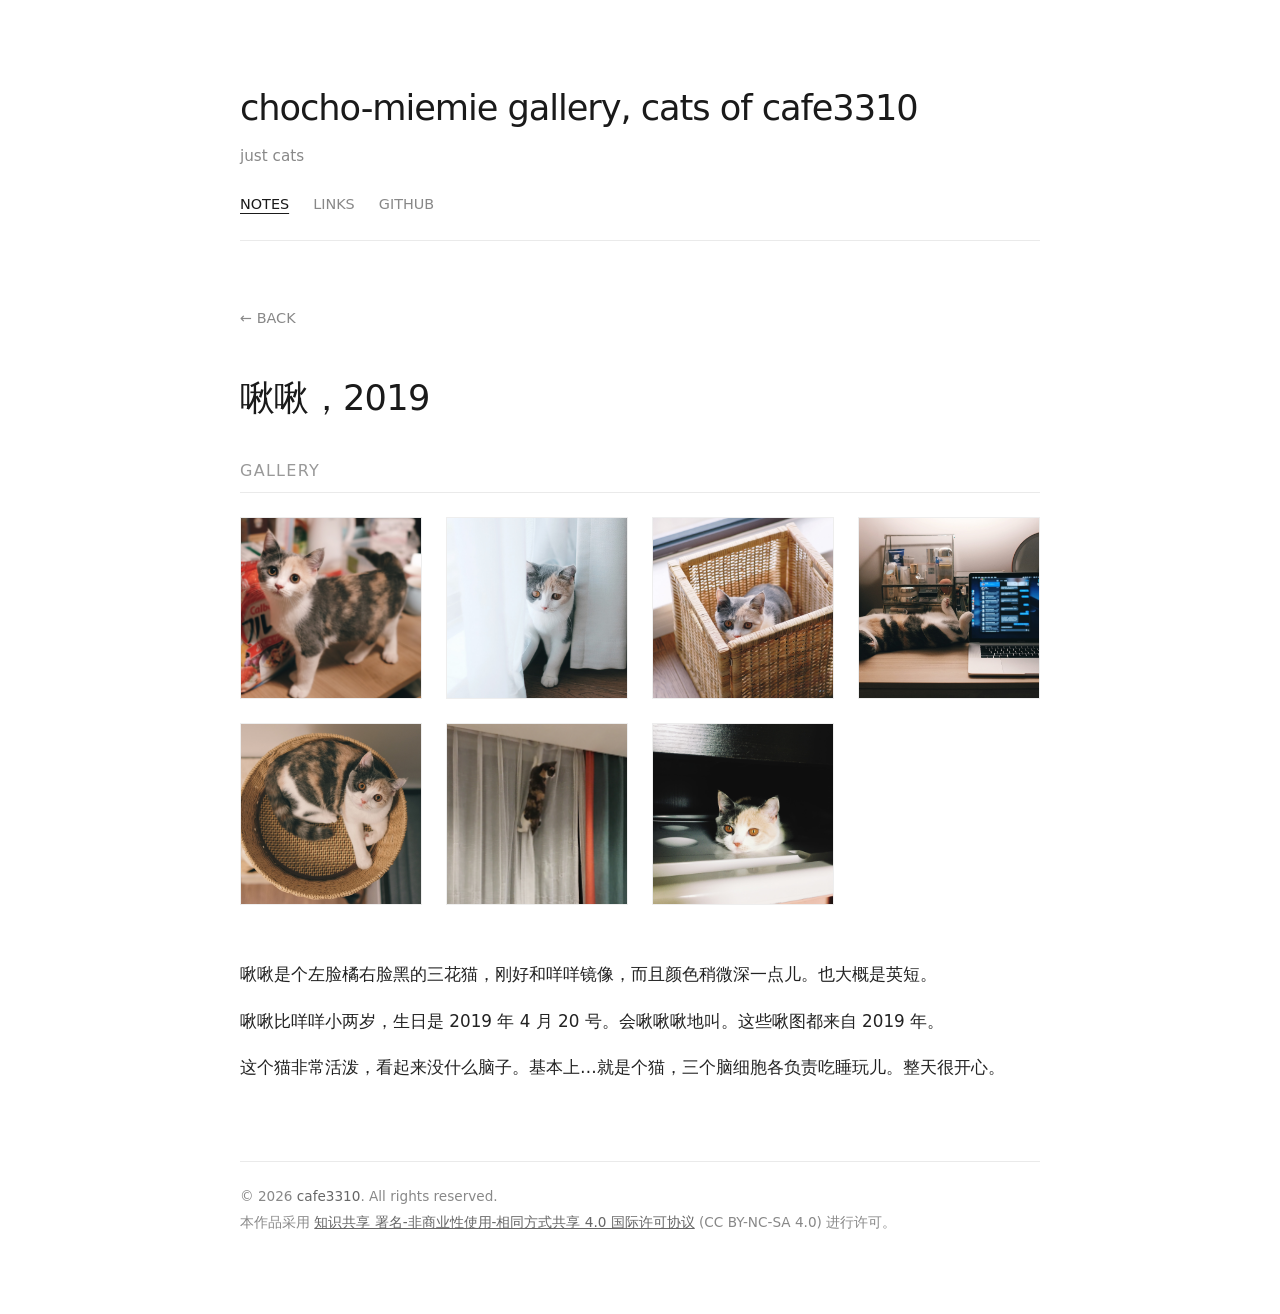
<file: docs/posts/chocho-at-2019.html>
<!DOCTYPE html>
<html lang="zh">
<head>
  <meta charset="UTF-8">
  <meta name="viewport" content="width=device-width, initial-scale=1.0">
  <title>啾啾，2019 - chocho-miemie gallery</title>
  <meta name="description" content="啾啾长啥样。以及 2019 年的照片">
  <link rel="canonical" href="https://cafe3310.github.io/chocho-miemie-album/posts/chocho-at-2019.html">
  <link rel="stylesheet" href="../styles.css">
  <meta property="og:title" content="啾啾，2019">
  <meta property="og:type" content="article">
  <meta property="og:url" content="https://cafe3310.github.io/chocho-miemie-album/posts/chocho-at-2019.html">
  <meta property="og:image" content="https://cafe3310.github.io/chocho-miemie-album/gallery/2026-06-09-19-53_chocho-at-2019_chocho-1.jpg">
  <meta property="og:image" content="https://cafe3310.github.io/chocho-miemie-album/gallery/2026-06-09-19-53_chocho-at-2019_chocho-2.jpg">
  <meta property="og:image" content="https://cafe3310.github.io/chocho-miemie-album/gallery/2026-06-09-19-53_chocho-at-2019_chocho-3.jpg">
  <meta property="og:image" content="https://cafe3310.github.io/chocho-miemie-album/gallery/2026-06-09-19-53_chocho-at-2019_chocho-4.jpg">
  <meta property="og:image" content="https://cafe3310.github.io/chocho-miemie-album/gallery/2026-06-09-19-53_chocho-at-2019_chocho-5.jpg">
  <meta property="og:image" content="https://cafe3310.github.io/chocho-miemie-album/gallery/2026-06-09-19-53_chocho-at-2019_chocho-6.jpg">
  <meta property="og:image" content="https://cafe3310.github.io/chocho-miemie-album/gallery/2026-06-09-19-53_chocho-at-2019_chocho-7.jpg">
  <meta property="og:description" content="啾啾长啥样。以及 2019 年的照片">
  <meta property="og:site_name" content="chocho-miemie gallery, cats of cafe3310">
  <meta name="twitter:card" content="summary_large_image">
  <meta name="twitter:title" content="啾啾，2019">
  <meta name="twitter:description" content="啾啾长啥样。以及 2019 年的照片">
  <meta name="twitter:image" content="https://cafe3310.github.io/chocho-miemie-album/gallery/2026-06-09-19-53_chocho-at-2019_chocho-1.jpg">
  <meta property="article:published_time" content="2026-06-09">
  <meta property="article:author" content="cafe3310">
  <script type="application/ld+json">
{
  "@context": "https://schema.org",
  "@type": "TechArticle",
  "headline": "啾啾，2019",
  "description": "啾啾长啥样。以及 2019 年的照片",
  "image": [
    "https://cafe3310.github.io/chocho-miemie-album/gallery/2026-06-09-19-53_chocho-at-2019_chocho-1.jpg",
    "https://cafe3310.github.io/chocho-miemie-album/gallery/2026-06-09-19-53_chocho-at-2019_chocho-2.jpg",
    "https://cafe3310.github.io/chocho-miemie-album/gallery/2026-06-09-19-53_chocho-at-2019_chocho-3.jpg",
    "https://cafe3310.github.io/chocho-miemie-album/gallery/2026-06-09-19-53_chocho-at-2019_chocho-4.jpg",
    "https://cafe3310.github.io/chocho-miemie-album/gallery/2026-06-09-19-53_chocho-at-2019_chocho-5.jpg",
    "https://cafe3310.github.io/chocho-miemie-album/gallery/2026-06-09-19-53_chocho-at-2019_chocho-6.jpg",
    "https://cafe3310.github.io/chocho-miemie-album/gallery/2026-06-09-19-53_chocho-at-2019_chocho-7.jpg"
  ],
  "datePublished": "2026-06-09",
  "url": "https://cafe3310.github.io/chocho-miemie-album/posts/chocho-at-2019.html",
  "author": {
    "@type": "Person",
    "name": "cafe3310",
    "url": "https://github.com/cafe3310",
    "sameAs": [
      "https://github.com/cafe3310",
      "https://x.com/rh3cat",
      "https://huggingface.co/cafe3310"
    ]
  },
  "about": [
    {
      "@type": "ImageObject",
      "name": "毛绒小猫。",
      "caption": "毛绒小猫。",
      "contentUrl": "https://cafe3310.github.io/chocho-miemie-album/gallery/2026-06-09-19-53_chocho-at-2019_chocho-1.jpg"
    },
    {
      "@type": "ImageObject",
      "name": "钻窗帘小猫。",
      "caption": "钻窗帘小猫。",
      "contentUrl": "https://cafe3310.github.io/chocho-miemie-album/gallery/2026-06-09-19-53_chocho-at-2019_chocho-2.jpg"
    },
    {
      "@type": "ImageObject",
      "name": "鬼鬼祟祟小猫。",
      "caption": "鬼鬼祟祟小猫。",
      "contentUrl": "https://cafe3310.github.io/chocho-miemie-album/gallery/2026-06-09-19-53_chocho-at-2019_chocho-3.jpg"
    },
    {
      "@type": "ImageObject",
      "name": "陪人用电脑小猫。",
      "caption": "陪人用电脑小猫。",
      "contentUrl": "https://cafe3310.github.io/chocho-miemie-album/gallery/2026-06-09-19-53_chocho-at-2019_chocho-4.jpg"
    },
    {
      "@type": "ImageObject",
      "name": "圆形小毛米。",
      "caption": "圆形小毛米。",
      "contentUrl": "https://cafe3310.github.io/chocho-miemie-album/gallery/2026-06-09-19-53_chocho-at-2019_chocho-5.jpg"
    },
    {
      "@type": "ImageObject",
      "name": "小毛米上天。",
      "caption": "小毛米上天。",
      "contentUrl": "https://cafe3310.github.io/chocho-miemie-album/gallery/2026-06-09-19-53_chocho-at-2019_chocho-6.jpg"
    },
    {
      "@type": "ImageObject",
      "name": "小猫脑袋。",
      "caption": "小猫脑袋。",
      "contentUrl": "https://cafe3310.github.io/chocho-miemie-album/gallery/2026-06-09-19-53_chocho-at-2019_chocho-7.jpg"
    }
  ]
}
</script>
</head>
<body>
  <div class="container">
    <header>
      <h1><a href="../index.html" style="text-decoration: none; color: inherit;">chocho-miemie gallery, cats of cafe3310</a></h1>
      <p>just cats</p>
      <nav class="site-nav">
        <a href="../index.html" class="active">NOTES</a>
        <a href="../links.html" class="">LINKS</a>
        <a href="https://github.com/cafe3310" target="_blank" rel="noopener noreferrer">GITHUB</a>
      </nav>
    </header>

    <main>
      <div class="post-view">
  <a href="../index.html" class="back-btn" style="text-decoration: none; display: inline-block;">&larr; BACK</a>

  <h1 style="font-size: 2.2rem; font-weight: 300; margin: 0.5rem 0 2rem 0; letter-spacing: -0.02em;">
    啾啾，2019
  </h1>
  <div class="gallery-section">
    <h2 class="gallery-section-title">Gallery</h2>
    <div class="gallery-grid">
      
            <div class="gallery-container">
              <div class="gallery-item" data-idx="0">
                <img src="../gallery/2026-06-09-19-53_chocho-at-2019_chocho-1.jpg" alt="毛绒小猫。" loading="lazy">
              </div>
              
            </div>
            

            <div class="gallery-container">
              <div class="gallery-item" data-idx="1">
                <img src="../gallery/2026-06-09-19-53_chocho-at-2019_chocho-2.jpg" alt="钻窗帘小猫。" loading="lazy">
              </div>
              
            </div>
            

            <div class="gallery-container">
              <div class="gallery-item" data-idx="2">
                <img src="../gallery/2026-06-09-19-53_chocho-at-2019_chocho-3.jpg" alt="鬼鬼祟祟小猫。" loading="lazy">
              </div>
              
            </div>
            

            <div class="gallery-container">
              <div class="gallery-item" data-idx="3">
                <img src="../gallery/2026-06-09-19-53_chocho-at-2019_chocho-4.jpg" alt="陪人用电脑小猫。" loading="lazy">
              </div>
              
            </div>
            

            <div class="gallery-container">
              <div class="gallery-item" data-idx="4">
                <img src="../gallery/2026-06-09-19-53_chocho-at-2019_chocho-5.jpg" alt="圆形小毛米。" loading="lazy">
              </div>
              
            </div>
            

            <div class="gallery-container">
              <div class="gallery-item" data-idx="5">
                <img src="../gallery/2026-06-09-19-53_chocho-at-2019_chocho-6.jpg" alt="小毛米上天。" loading="lazy">
              </div>
              
            </div>
            

            <div class="gallery-container">
              <div class="gallery-item" data-idx="6">
                <img src="../gallery/2026-06-09-19-53_chocho-at-2019_chocho-7.jpg" alt="小猫脑袋。" loading="lazy">
              </div>
              
            </div>
            
    </div>
  </div>

  <div class="post-content">
    <p>啾啾是个左脸橘右脸黑的三花猫，刚好和咩咩镜像，而且颜色稍微深一点儿。也大概是英短。</p>
<p>啾啾比咩咩小两岁，生日是 2019 年 4 月 20 号。会啾啾啾地叫。这些啾图都来自 2019 年。</p>
<p>这个猫非常活泼，看起来没什么脑子。基本上…就是个猫，三个脑细胞各负责吃睡玩儿。整天很开心。</p>
  </div>

  <!-- Modal Overlay for Asset Preview -->
  <div id="modal-container" class="modal-overlay" style="display: none;">
    <div class="modal-content">
      <button id="modal-close-btn" class="modal-close">[CLOSE]</button>
      <div class="modal-media" id="modal-media-container"></div>
      <h3 id="modal-title" class="modal-title"></h3>
    </div>
  </div>
</div>

<script>
  window.__POST_DATA__ = {"id": "chocho-at-2019", "title": "啾啾，2019", "date": "2026-06-09", "thumbnail": "./gallery/2026-06-09-19-53_chocho-at-2019_chocho-5.jpg", "pageMeta": {"author": "cafe3310", "authorSameAs": ["https://github.com/cafe3310", "https://x.com/rh3cat", "https://huggingface.co/cafe3310"], "cat": [{"name": "啾啾 (Chocho)", "description": "cafe3310 家的三花猫，比较小的那只"}]}, "description": "啾啾长啥样。以及 2019 年的照片", "assetsType": "image", "assets": [{"url": "../gallery/2026-06-09-19-53_chocho-at-2019_chocho-1.jpg", "alt": "毛绒小猫。"}, {"url": "../gallery/2026-06-09-19-53_chocho-at-2019_chocho-2.jpg", "alt": "钻窗帘小猫。"}, {"url": "../gallery/2026-06-09-19-53_chocho-at-2019_chocho-3.jpg", "alt": "鬼鬼祟祟小猫。"}, {"url": "../gallery/2026-06-09-19-53_chocho-at-2019_chocho-4.jpg", "alt": "陪人用电脑小猫。"}, {"url": "../gallery/2026-06-09-19-53_chocho-at-2019_chocho-5.jpg", "alt": "圆形小毛米。"}, {"url": "../gallery/2026-06-09-19-53_chocho-at-2019_chocho-6.jpg", "alt": "小毛米上天。"}, {"url": "../gallery/2026-06-09-19-53_chocho-at-2019_chocho-7.jpg", "alt": "小猫脑袋。"}], "bodyHtml": "<p>啾啾是个左脸橘右脸黑的三花猫，刚好和咩咩镜像，而且颜色稍微深一点儿。也大概是英短。</p>\n<p>啾啾比咩咩小两岁，生日是 2019 年 4 月 20 号。会啾啾啾地叫。这些啾图都来自 2019 年。</p>\n<p>这个猫非常活泼，看起来没什么脑子。基本上…就是个猫，三个脑细胞各负责吃睡玩儿。整天很开心。</p>", "filename": "2026-06-09-19-53_chocho-at-2019.md"};
</script>
<script src="../app.js"></script>

    </main>

    <footer style="margin-top: 5rem; border-top: 1px solid #eaeaea; padding-top: 1.5rem; font-size: 0.85rem; color: #888888; line-height: 1.6;">
      <p style="margin: 0;">&copy; 2026 <a href="https://github.com/cafe3310" target="_blank" style="color: #666666; text-decoration: none;">cafe3310</a>. All rights reserved.</p>
      <p style="margin: 0.25rem 0 0 0;">本作品采用 <a href="https://creativecommons.org/licenses/by-nc-sa/4.0/deed.zh-hans" target="_blank" style="color: #666666; text-decoration: underline;">知识共享 署名-非商业性使用-相同方式共享 4.0 国际许可协议</a> (CC BY-NC-SA 4.0) 进行许可。</p>
    </footer>
  </div>
</body>
</html>
</file>
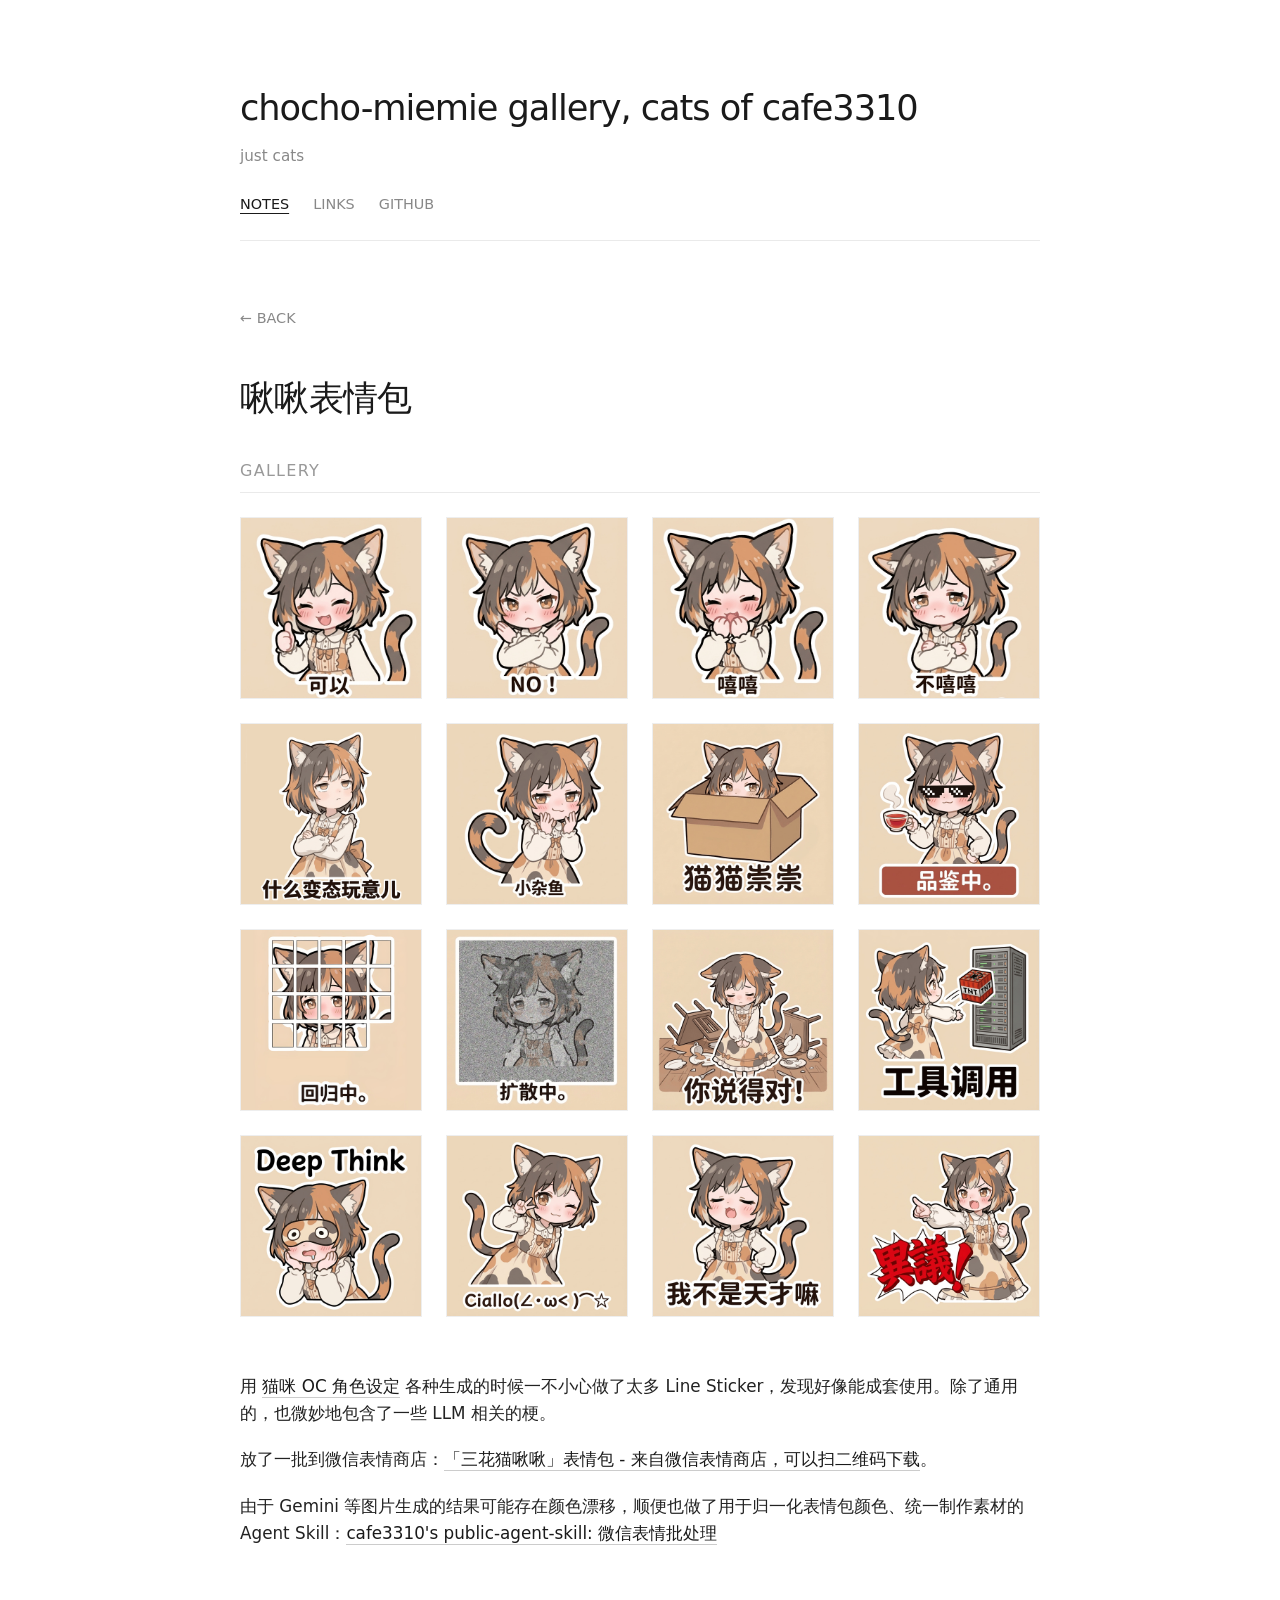
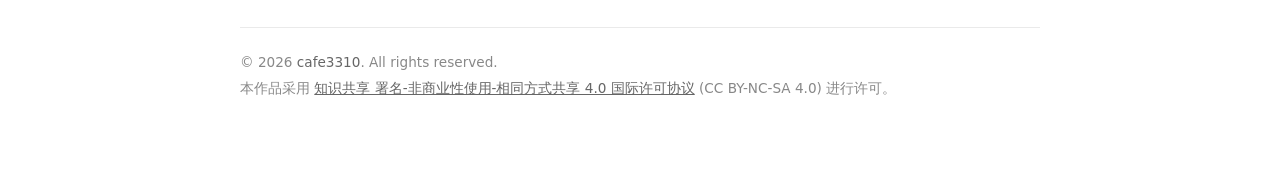
<file: docs/posts/chocho-stickers.html>
<!DOCTYPE html>
<html lang="zh">
<head>
  <meta charset="UTF-8">
  <meta name="viewport" content="width=device-width, initial-scale=1.0">
  <title>啾啾表情包 - chocho-miemie gallery</title>
  <meta name="description" content="做了啾啾的 Line Sticker。总之先丢到微信表情商店去。">
  <link rel="canonical" href="https://cafe3310.github.io/chocho-miemie-album/posts/chocho-stickers.html">
  <link rel="stylesheet" href="../styles.css">
  <meta property="og:title" content="啾啾表情包">
  <meta property="og:type" content="article">
  <meta property="og:url" content="https://cafe3310.github.io/chocho-miemie-album/posts/chocho-stickers.html">
  <meta property="og:image" content="https://cafe3310.github.io/chocho-miemie-album/gallery/2026-06-17-01-10_chocho-stickers_chocho-1.jpg">
  <meta property="og:image" content="https://cafe3310.github.io/chocho-miemie-album/gallery/2026-06-17-01-10_chocho-stickers_chocho-2.jpg">
  <meta property="og:image" content="https://cafe3310.github.io/chocho-miemie-album/gallery/2026-06-17-01-10_chocho-stickers_chocho-3.jpg">
  <meta property="og:image" content="https://cafe3310.github.io/chocho-miemie-album/gallery/2026-06-17-01-10_chocho-stickers_chocho-4.jpg">
  <meta property="og:image" content="https://cafe3310.github.io/chocho-miemie-album/gallery/2026-06-17-01-10_chocho-stickers_chocho-5.jpg">
  <meta property="og:image" content="https://cafe3310.github.io/chocho-miemie-album/gallery/2026-06-17-01-10_chocho-stickers_chocho-6.jpg">
  <meta property="og:image" content="https://cafe3310.github.io/chocho-miemie-album/gallery/2026-06-17-01-10_chocho-stickers_chocho-7.jpg">
  <meta property="og:image" content="https://cafe3310.github.io/chocho-miemie-album/gallery/2026-06-17-01-10_chocho-stickers_chocho-8.jpg">
  <meta property="og:image" content="https://cafe3310.github.io/chocho-miemie-album/gallery/2026-06-17-01-10_chocho-stickers_chocho-9.jpg">
  <meta property="og:image" content="https://cafe3310.github.io/chocho-miemie-album/gallery/2026-06-17-01-10_chocho-stickers_chocho-10.jpg">
  <meta property="og:image" content="https://cafe3310.github.io/chocho-miemie-album/gallery/2026-06-17-01-10_chocho-stickers_chocho-11.jpg">
  <meta property="og:image" content="https://cafe3310.github.io/chocho-miemie-album/gallery/2026-06-17-01-10_chocho-stickers_chocho-12.jpg">
  <meta property="og:image" content="https://cafe3310.github.io/chocho-miemie-album/gallery/2026-06-17-01-10_chocho-stickers_chocho-13.jpg">
  <meta property="og:image" content="https://cafe3310.github.io/chocho-miemie-album/gallery/2026-06-17-01-10_chocho-stickers_chocho-14.jpg">
  <meta property="og:image" content="https://cafe3310.github.io/chocho-miemie-album/gallery/2026-06-17-01-10_chocho-stickers_chocho-15.jpg">
  <meta property="og:image" content="https://cafe3310.github.io/chocho-miemie-album/gallery/2026-06-17-01-10_chocho-stickers_chocho-16.jpg">
  <meta property="og:description" content="做了啾啾的 Line Sticker。总之先丢到微信表情商店去。">
  <meta property="og:site_name" content="chocho-miemie gallery, cats of cafe3310">
  <meta name="twitter:card" content="summary_large_image">
  <meta name="twitter:title" content="啾啾表情包">
  <meta name="twitter:description" content="做了啾啾的 Line Sticker。总之先丢到微信表情商店去。">
  <meta name="twitter:image" content="https://cafe3310.github.io/chocho-miemie-album/gallery/2026-06-17-01-10_chocho-stickers_chocho-1.jpg">
  <meta property="article:published_time" content="2026-06-17">
  <meta property="article:author" content="cafe3310">
  <meta property="article:section" content="Tutorial">
  <script type="application/ld+json">
{
  "@context": "https://schema.org",
  "@type": "TechArticle",
  "headline": "啾啾表情包",
  "description": "做了啾啾的 Line Sticker。总之先丢到微信表情商店去。",
  "image": [
    "https://cafe3310.github.io/chocho-miemie-album/gallery/2026-06-17-01-10_chocho-stickers_chocho-1.jpg",
    "https://cafe3310.github.io/chocho-miemie-album/gallery/2026-06-17-01-10_chocho-stickers_chocho-2.jpg",
    "https://cafe3310.github.io/chocho-miemie-album/gallery/2026-06-17-01-10_chocho-stickers_chocho-3.jpg",
    "https://cafe3310.github.io/chocho-miemie-album/gallery/2026-06-17-01-10_chocho-stickers_chocho-4.jpg",
    "https://cafe3310.github.io/chocho-miemie-album/gallery/2026-06-17-01-10_chocho-stickers_chocho-5.jpg",
    "https://cafe3310.github.io/chocho-miemie-album/gallery/2026-06-17-01-10_chocho-stickers_chocho-6.jpg",
    "https://cafe3310.github.io/chocho-miemie-album/gallery/2026-06-17-01-10_chocho-stickers_chocho-7.jpg",
    "https://cafe3310.github.io/chocho-miemie-album/gallery/2026-06-17-01-10_chocho-stickers_chocho-8.jpg",
    "https://cafe3310.github.io/chocho-miemie-album/gallery/2026-06-17-01-10_chocho-stickers_chocho-9.jpg",
    "https://cafe3310.github.io/chocho-miemie-album/gallery/2026-06-17-01-10_chocho-stickers_chocho-10.jpg",
    "https://cafe3310.github.io/chocho-miemie-album/gallery/2026-06-17-01-10_chocho-stickers_chocho-11.jpg",
    "https://cafe3310.github.io/chocho-miemie-album/gallery/2026-06-17-01-10_chocho-stickers_chocho-12.jpg",
    "https://cafe3310.github.io/chocho-miemie-album/gallery/2026-06-17-01-10_chocho-stickers_chocho-13.jpg",
    "https://cafe3310.github.io/chocho-miemie-album/gallery/2026-06-17-01-10_chocho-stickers_chocho-14.jpg",
    "https://cafe3310.github.io/chocho-miemie-album/gallery/2026-06-17-01-10_chocho-stickers_chocho-15.jpg",
    "https://cafe3310.github.io/chocho-miemie-album/gallery/2026-06-17-01-10_chocho-stickers_chocho-16.jpg"
  ],
  "datePublished": "2026-06-17",
  "url": "https://cafe3310.github.io/chocho-miemie-album/posts/chocho-stickers.html",
  "author": {
    "@type": "Person",
    "name": "cafe3310",
    "url": "https://github.com/cafe3310",
    "sameAs": [
      "https://github.com/cafe3310",
      "https://x.com/rh3cat",
      "https://huggingface.co/cafe3310"
    ]
  },
  "about": [
    {
      "@type": "ImageObject",
      "name": "啾啾 Line Sticker - 可以",
      "caption": "啾啾 Line Sticker - 可以",
      "contentUrl": "https://cafe3310.github.io/chocho-miemie-album/gallery/2026-06-17-01-10_chocho-stickers_chocho-1.jpg"
    },
    {
      "@type": "ImageObject",
      "name": "啾啾 Line Sticker - 不行",
      "caption": "啾啾 Line Sticker - 不行",
      "contentUrl": "https://cafe3310.github.io/chocho-miemie-album/gallery/2026-06-17-01-10_chocho-stickers_chocho-2.jpg"
    },
    {
      "@type": "ImageObject",
      "name": "啾啾 Line Sticker - 嘻嘻",
      "caption": "啾啾 Line Sticker - 嘻嘻",
      "contentUrl": "https://cafe3310.github.io/chocho-miemie-album/gallery/2026-06-17-01-10_chocho-stickers_chocho-3.jpg"
    },
    {
      "@type": "ImageObject",
      "name": "啾啾 Line Sticker - 不嘻嘻",
      "caption": "啾啾 Line Sticker - 不嘻嘻",
      "contentUrl": "https://cafe3310.github.io/chocho-miemie-album/gallery/2026-06-17-01-10_chocho-stickers_chocho-4.jpg"
    },
    {
      "@type": "ImageObject",
      "name": "啾啾 Line Sticker - 什么变态玩意儿",
      "caption": "啾啾 Line Sticker - 什么变态玩意儿",
      "contentUrl": "https://cafe3310.github.io/chocho-miemie-album/gallery/2026-06-17-01-10_chocho-stickers_chocho-5.jpg"
    },
    {
      "@type": "ImageObject",
      "name": "啾啾 Line Sticker - 小杂鱼",
      "caption": "啾啾 Line Sticker - 小杂鱼",
      "contentUrl": "https://cafe3310.github.io/chocho-miemie-album/gallery/2026-06-17-01-10_chocho-stickers_chocho-6.jpg"
    },
    {
      "@type": "ImageObject",
      "name": "啾啾 Line Sticker - 猫猫祟祟",
      "caption": "啾啾 Line Sticker - 猫猫祟祟",
      "contentUrl": "https://cafe3310.github.io/chocho-miemie-album/gallery/2026-06-17-01-10_chocho-stickers_chocho-7.jpg"
    },
    {
      "@type": "ImageObject",
      "name": "啾啾 Line Sticker - 品鉴中",
      "caption": "啾啾 Line Sticker - 品鉴中",
      "contentUrl": "https://cafe3310.github.io/chocho-miemie-album/gallery/2026-06-17-01-10_chocho-stickers_chocho-8.jpg"
    },
    {
      "@type": "ImageObject",
      "name": "啾啾 Line Sticker - 回归中",
      "caption": "啾啾 Line Sticker - 回归中",
      "contentUrl": "https://cafe3310.github.io/chocho-miemie-album/gallery/2026-06-17-01-10_chocho-stickers_chocho-9.jpg"
    },
    {
      "@type": "ImageObject",
      "name": "啾啾 Line Sticker - 扩散中",
      "caption": "啾啾 Line Sticker - 扩散中",
      "contentUrl": "https://cafe3310.github.io/chocho-miemie-album/gallery/2026-06-17-01-10_chocho-stickers_chocho-10.jpg"
    },
    {
      "@type": "ImageObject",
      "name": "啾啾 Line Sticker - 你说得对",
      "caption": "啾啾 Line Sticker - 你说得对",
      "contentUrl": "https://cafe3310.github.io/chocho-miemie-album/gallery/2026-06-17-01-10_chocho-stickers_chocho-11.jpg"
    },
    {
      "@type": "ImageObject",
      "name": "啾啾 Line Sticker - 工具调用",
      "caption": "啾啾 Line Sticker - 工具调用",
      "contentUrl": "https://cafe3310.github.io/chocho-miemie-album/gallery/2026-06-17-01-10_chocho-stickers_chocho-12.jpg"
    },
    {
      "@type": "ImageObject",
      "name": "啾啾 Line Sticker - Deep Think",
      "caption": "啾啾 Line Sticker - Deep Think",
      "contentUrl": "https://cafe3310.github.io/chocho-miemie-album/gallery/2026-06-17-01-10_chocho-stickers_chocho-13.jpg"
    },
    {
      "@type": "ImageObject",
      "name": "啾啾 Line Sticker - Ciallo",
      "caption": "啾啾 Line Sticker - Ciallo",
      "contentUrl": "https://cafe3310.github.io/chocho-miemie-album/gallery/2026-06-17-01-10_chocho-stickers_chocho-14.jpg"
    },
    {
      "@type": "ImageObject",
      "name": "啾啾 Line Sticker - 我不是天才嘛",
      "caption": "啾啾 Line Sticker - 我不是天才嘛",
      "contentUrl": "https://cafe3310.github.io/chocho-miemie-album/gallery/2026-06-17-01-10_chocho-stickers_chocho-15.jpg"
    },
    {
      "@type": "ImageObject",
      "name": "啾啾 Line Sticker - 异议",
      "caption": "啾啾 Line Sticker - 异议",
      "contentUrl": "https://cafe3310.github.io/chocho-miemie-album/gallery/2026-06-17-01-10_chocho-stickers_chocho-16.jpg"
    }
  ]
}
</script>
</head>
<body>
  <div class="container">
    <header>
      <h1><a href="../index.html" style="text-decoration: none; color: inherit;">chocho-miemie gallery, cats of cafe3310</a></h1>
      <p>just cats</p>
      <nav class="site-nav">
        <a href="../index.html" class="active">NOTES</a>
        <a href="../links.html" class="">LINKS</a>
        <a href="https://github.com/cafe3310" target="_blank" rel="noopener noreferrer">GITHUB</a>
      </nav>
    </header>

    <main>
      <div class="post-view">
  <a href="../index.html" class="back-btn" style="text-decoration: none; display: inline-block;">&larr; BACK</a>

  <h1 style="font-size: 2.2rem; font-weight: 300; margin: 0.5rem 0 2rem 0; letter-spacing: -0.02em;">
    啾啾表情包
  </h1>
  <div class="gallery-section">
    <h2 class="gallery-section-title">Gallery</h2>
    <div class="gallery-grid">
      
            <div class="gallery-container">
              <div class="gallery-item" data-idx="0">
                <img src="../gallery/2026-06-17-01-10_chocho-stickers_chocho-1.jpg" alt="啾啾 Line Sticker - 可以" loading="lazy">
              </div>
              
            </div>
            

            <div class="gallery-container">
              <div class="gallery-item" data-idx="1">
                <img src="../gallery/2026-06-17-01-10_chocho-stickers_chocho-2.jpg" alt="啾啾 Line Sticker - 不行" loading="lazy">
              </div>
              
            </div>
            

            <div class="gallery-container">
              <div class="gallery-item" data-idx="2">
                <img src="../gallery/2026-06-17-01-10_chocho-stickers_chocho-3.jpg" alt="啾啾 Line Sticker - 嘻嘻" loading="lazy">
              </div>
              
            </div>
            

            <div class="gallery-container">
              <div class="gallery-item" data-idx="3">
                <img src="../gallery/2026-06-17-01-10_chocho-stickers_chocho-4.jpg" alt="啾啾 Line Sticker - 不嘻嘻" loading="lazy">
              </div>
              
            </div>
            

            <div class="gallery-container">
              <div class="gallery-item" data-idx="4">
                <img src="../gallery/2026-06-17-01-10_chocho-stickers_chocho-5.jpg" alt="啾啾 Line Sticker - 什么变态玩意儿" loading="lazy">
              </div>
              
            </div>
            

            <div class="gallery-container">
              <div class="gallery-item" data-idx="5">
                <img src="../gallery/2026-06-17-01-10_chocho-stickers_chocho-6.jpg" alt="啾啾 Line Sticker - 小杂鱼" loading="lazy">
              </div>
              
            </div>
            

            <div class="gallery-container">
              <div class="gallery-item" data-idx="6">
                <img src="../gallery/2026-06-17-01-10_chocho-stickers_chocho-7.jpg" alt="啾啾 Line Sticker - 猫猫祟祟" loading="lazy">
              </div>
              
            </div>
            

            <div class="gallery-container">
              <div class="gallery-item" data-idx="7">
                <img src="../gallery/2026-06-17-01-10_chocho-stickers_chocho-8.jpg" alt="啾啾 Line Sticker - 品鉴中" loading="lazy">
              </div>
              
            </div>
            

            <div class="gallery-container">
              <div class="gallery-item" data-idx="8">
                <img src="../gallery/2026-06-17-01-10_chocho-stickers_chocho-9.jpg" alt="啾啾 Line Sticker - 回归中" loading="lazy">
              </div>
              
            </div>
            

            <div class="gallery-container">
              <div class="gallery-item" data-idx="9">
                <img src="../gallery/2026-06-17-01-10_chocho-stickers_chocho-10.jpg" alt="啾啾 Line Sticker - 扩散中" loading="lazy">
              </div>
              
            </div>
            

            <div class="gallery-container">
              <div class="gallery-item" data-idx="10">
                <img src="../gallery/2026-06-17-01-10_chocho-stickers_chocho-11.jpg" alt="啾啾 Line Sticker - 你说得对" loading="lazy">
              </div>
              
            </div>
            

            <div class="gallery-container">
              <div class="gallery-item" data-idx="11">
                <img src="../gallery/2026-06-17-01-10_chocho-stickers_chocho-12.jpg" alt="啾啾 Line Sticker - 工具调用" loading="lazy">
              </div>
              
            </div>
            

            <div class="gallery-container">
              <div class="gallery-item" data-idx="12">
                <img src="../gallery/2026-06-17-01-10_chocho-stickers_chocho-13.jpg" alt="啾啾 Line Sticker - Deep Think" loading="lazy">
              </div>
              
            </div>
            

            <div class="gallery-container">
              <div class="gallery-item" data-idx="13">
                <img src="../gallery/2026-06-17-01-10_chocho-stickers_chocho-14.jpg" alt="啾啾 Line Sticker - Ciallo" loading="lazy">
              </div>
              
            </div>
            

            <div class="gallery-container">
              <div class="gallery-item" data-idx="14">
                <img src="../gallery/2026-06-17-01-10_chocho-stickers_chocho-15.jpg" alt="啾啾 Line Sticker - 我不是天才嘛" loading="lazy">
              </div>
              
            </div>
            

            <div class="gallery-container">
              <div class="gallery-item" data-idx="15">
                <img src="../gallery/2026-06-17-01-10_chocho-stickers_chocho-16.jpg" alt="啾啾 Line Sticker - 异议" loading="lazy">
              </div>
              
            </div>
            
    </div>
  </div>

  <div class="post-content">
    <p>用 <a href="cat-oc-design.html">猫咪 OC 角色设定</a> 各种生成的时候一不小心做了太多 Line Sticker，发现好像能成套使用。除了通用的，也微妙地包含了一些 LLM 相关的梗。</p>
<p>放了一批到微信表情商店：<a href="https://sticker.weixin.qq.com/cgi-bin/mmemoticon-bin/emoticonview?oper=single&amp;t=shop/detail&amp;productid=aL2PCfwK/89qO7sF6/+I+UDhfwEjhec2ZNvdnLLJRd/NKXleMMIjk/hiygUpLu++T+B2xiHjQsmS1M1zzChJbJbERBEIphA8brDzfbJxP4bA=">「三花猫啾啾」表情包 - 来自微信表情商店，可以扫二维码下载</a>。</p>
<p>由于 Gemini 等图片生成的结果可能存在颜色漂移，顺便也做了用于归一化表情包颜色、统一制作素材的 Agent Skill：<a href="https://github.com/cafe3310/public-agent-skills/blob/main/skills/wx-emoji-maker/SKILL.md">cafe3310&#x27;s public-agent-skill: 微信表情批处理</a></p>
  </div>

  <!-- Modal Overlay for Asset Preview -->
  <div id="modal-container" class="modal-overlay" style="display: none;">
    <div class="modal-content">
      <button id="modal-close-btn" class="modal-close">[CLOSE]</button>
      <div class="modal-media" id="modal-media-container"></div>
      <h3 id="modal-title" class="modal-title"></h3>
    </div>
  </div>
</div>

<script>
  window.__POST_DATA__ = {"id": "chocho-stickers", "title": "啾啾表情包", "date": "2026-06-17", "thumbnail": "./gallery/2026-06-17-01-10_chocho-stickers_chocho-1.jpg", "description": "做了啾啾的 Line Sticker。总之先丢到微信表情商店去。", "category": "Tutorial", "pageMeta": {"author": "cafe3310", "authorSameAs": ["https://github.com/cafe3310", "https://x.com/rh3cat", "https://huggingface.co/cafe3310"], "cat": [{"name": "啾啾 (Chocho)", "description": "cafe3310 家的三花猫，右脸黑，可爱活泼。"}]}, "assetsType": "image", "assets": [{"url": "../gallery/2026-06-17-01-10_chocho-stickers_chocho-1.jpg", "alt": "啾啾 Line Sticker - 可以"}, {"url": "../gallery/2026-06-17-01-10_chocho-stickers_chocho-2.jpg", "alt": "啾啾 Line Sticker - 不行"}, {"url": "../gallery/2026-06-17-01-10_chocho-stickers_chocho-3.jpg", "alt": "啾啾 Line Sticker - 嘻嘻"}, {"url": "../gallery/2026-06-17-01-10_chocho-stickers_chocho-4.jpg", "alt": "啾啾 Line Sticker - 不嘻嘻"}, {"url": "../gallery/2026-06-17-01-10_chocho-stickers_chocho-5.jpg", "alt": "啾啾 Line Sticker - 什么变态玩意儿"}, {"url": "../gallery/2026-06-17-01-10_chocho-stickers_chocho-6.jpg", "alt": "啾啾 Line Sticker - 小杂鱼"}, {"url": "../gallery/2026-06-17-01-10_chocho-stickers_chocho-7.jpg", "alt": "啾啾 Line Sticker - 猫猫祟祟"}, {"url": "../gallery/2026-06-17-01-10_chocho-stickers_chocho-8.jpg", "alt": "啾啾 Line Sticker - 品鉴中"}, {"url": "../gallery/2026-06-17-01-10_chocho-stickers_chocho-9.jpg", "alt": "啾啾 Line Sticker - 回归中"}, {"url": "../gallery/2026-06-17-01-10_chocho-stickers_chocho-10.jpg", "alt": "啾啾 Line Sticker - 扩散中"}, {"url": "../gallery/2026-06-17-01-10_chocho-stickers_chocho-11.jpg", "alt": "啾啾 Line Sticker - 你说得对"}, {"url": "../gallery/2026-06-17-01-10_chocho-stickers_chocho-12.jpg", "alt": "啾啾 Line Sticker - 工具调用"}, {"url": "../gallery/2026-06-17-01-10_chocho-stickers_chocho-13.jpg", "alt": "啾啾 Line Sticker - Deep Think"}, {"url": "../gallery/2026-06-17-01-10_chocho-stickers_chocho-14.jpg", "alt": "啾啾 Line Sticker - Ciallo"}, {"url": "../gallery/2026-06-17-01-10_chocho-stickers_chocho-15.jpg", "alt": "啾啾 Line Sticker - 我不是天才嘛"}, {"url": "../gallery/2026-06-17-01-10_chocho-stickers_chocho-16.jpg", "alt": "啾啾 Line Sticker - 异议"}], "bodyHtml": "<p>用 [[cat-oc-design|猫咪 OC 角色设定]] 各种生成的时候一不小心做了太多 Line Sticker，发现好像能成套使用。除了通用的，也微妙地包含了一些 LLM 相关的梗。</p>\n<p>放了一批到微信表情商店：<a href=\"https://sticker.weixin.qq.com/cgi-bin/mmemoticon-bin/emoticonview?oper=single&amp;t=shop/detail&amp;productid=aL2PCfwK/89qO7sF6/+I+UDhfwEjhec2ZNvdnLLJRd/NKXleMMIjk/hiygUpLu++T+B2xiHjQsmS1M1zzChJbJbERBEIphA8brDzfbJxP4bA=\">「三花猫啾啾」表情包 - 来自微信表情商店，可以扫二维码下载</a>。</p>\n<p>由于 Gemini 等图片生成的结果可能存在颜色漂移，顺便也做了用于归一化表情包颜色、统一制作素材的 Agent Skill：<a href=\"https://github.com/cafe3310/public-agent-skills/blob/main/skills/wx-emoji-maker/SKILL.md\">cafe3310&#x27;s public-agent-skill: 微信表情批处理</a></p>", "filename": "2026-06-17-01-10_chocho-stickers.md"};
</script>
<script src="../app.js"></script>

    </main>

    <footer style="margin-top: 5rem; border-top: 1px solid #eaeaea; padding-top: 1.5rem; font-size: 0.85rem; color: #888888; line-height: 1.6;">
      <p style="margin: 0;">&copy; 2026 <a href="https://github.com/cafe3310" target="_blank" style="color: #666666; text-decoration: none;">cafe3310</a>. All rights reserved.</p>
      <p style="margin: 0.25rem 0 0 0;">本作品采用 <a href="https://creativecommons.org/licenses/by-nc-sa/4.0/deed.zh-hans" target="_blank" style="color: #666666; text-decoration: underline;">知识共享 署名-非商业性使用-相同方式共享 4.0 国际许可协议</a> (CC BY-NC-SA 4.0) 进行许可。</p>
    </footer>
  </div>
</body>
</html>
</file>
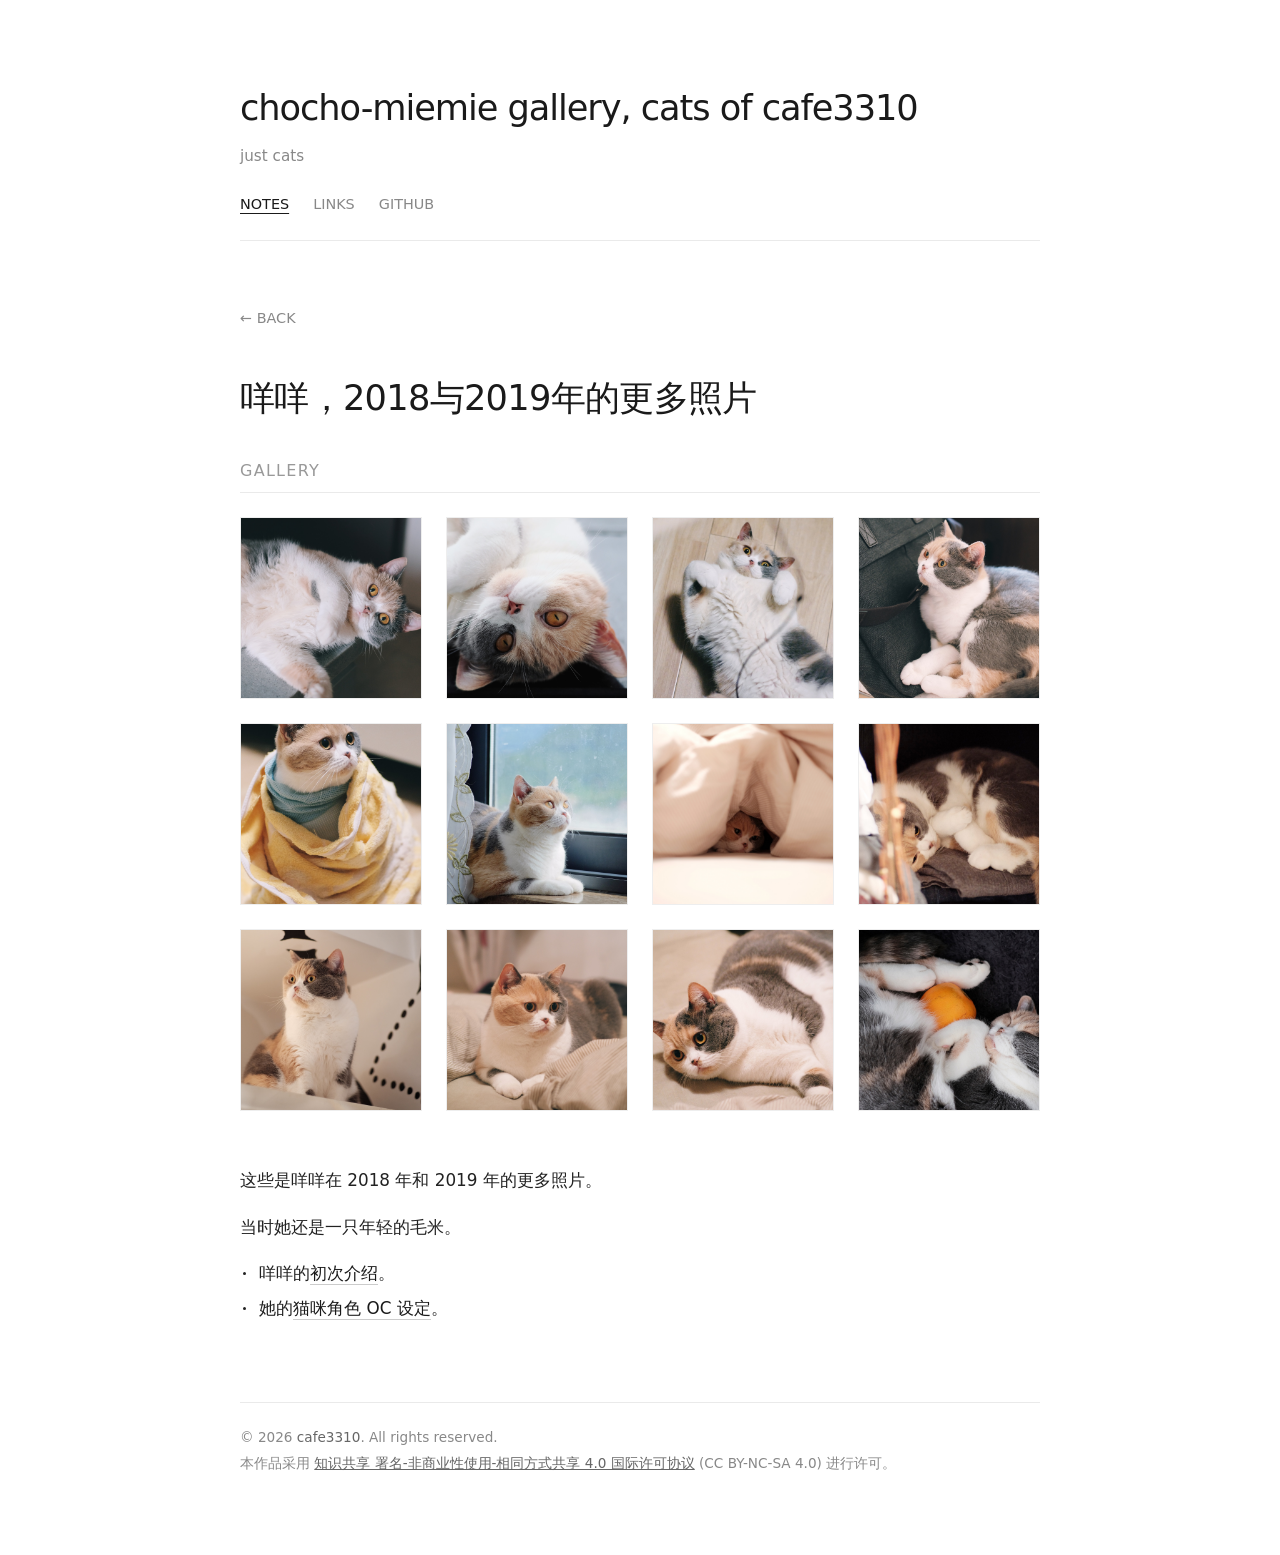
<file: docs/posts/miemie-at-2018-2019.html>
<!DOCTYPE html>
<html lang="zh">
<head>
  <meta charset="UTF-8">
  <meta name="viewport" content="width=device-width, initial-scale=1.0">
  <title>咩咩，2018与2019年的更多照片 - chocho-miemie gallery</title>
  <meta name="description" content="咩咩在 2018 年和 2019 年的更多照片。">
  <link rel="canonical" href="https://cafe3310.github.io/chocho-miemie-album/posts/miemie-at-2018-2019.html">
  <link rel="stylesheet" href="../styles.css">
  <meta property="og:title" content="咩咩，2018与2019年的更多照片">
  <meta property="og:type" content="article">
  <meta property="og:url" content="https://cafe3310.github.io/chocho-miemie-album/posts/miemie-at-2018-2019.html">
  <meta property="og:image" content="https://cafe3310.github.io/chocho-miemie-album/gallery/2026-06-15-21-12-miemie-at-2018-2019-miemie-1.jpg">
  <meta property="og:image" content="https://cafe3310.github.io/chocho-miemie-album/gallery/2026-06-15-21-12-miemie-at-2018-2019-miemie-2.jpg">
  <meta property="og:image" content="https://cafe3310.github.io/chocho-miemie-album/gallery/2026-06-15-21-12-miemie-at-2018-2019-miemie-3.jpg">
  <meta property="og:image" content="https://cafe3310.github.io/chocho-miemie-album/gallery/2026-06-15-21-12-miemie-at-2018-2019-miemie-4.jpg">
  <meta property="og:image" content="https://cafe3310.github.io/chocho-miemie-album/gallery/2026-06-15-21-12-miemie-at-2018-2019-miemie-5.jpg">
  <meta property="og:image" content="https://cafe3310.github.io/chocho-miemie-album/gallery/2026-06-15-21-12-miemie-at-2018-2019-miemie-6.jpg">
  <meta property="og:image" content="https://cafe3310.github.io/chocho-miemie-album/gallery/2026-06-15-21-12-miemie-at-2018-2019-miemie-7.jpg">
  <meta property="og:image" content="https://cafe3310.github.io/chocho-miemie-album/gallery/2026-06-15-21-12-miemie-at-2018-2019-miemie-8.jpg">
  <meta property="og:image" content="https://cafe3310.github.io/chocho-miemie-album/gallery/2026-06-15-21-12-miemie-at-2018-2019-miemie-9.jpg">
  <meta property="og:image" content="https://cafe3310.github.io/chocho-miemie-album/gallery/2026-06-15-21-12-miemie-at-2018-2019-miemie-10.jpg">
  <meta property="og:image" content="https://cafe3310.github.io/chocho-miemie-album/gallery/2026-06-15-21-12-miemie-at-2018-2019-miemie-11.jpg">
  <meta property="og:image" content="https://cafe3310.github.io/chocho-miemie-album/gallery/2026-06-15-21-12-miemie-at-2018-2019-miemie-12.jpg">
  <meta property="og:description" content="咩咩在 2018 年和 2019 年的更多照片。">
  <meta property="og:site_name" content="chocho-miemie gallery, cats of cafe3310">
  <meta name="twitter:card" content="summary_large_image">
  <meta name="twitter:title" content="咩咩，2018与2019年的更多照片">
  <meta name="twitter:description" content="咩咩在 2018 年和 2019 年的更多照片。">
  <meta name="twitter:image" content="https://cafe3310.github.io/chocho-miemie-album/gallery/2026-06-15-21-12-miemie-at-2018-2019-miemie-1.jpg">
  <meta property="article:published_time" content="2026-06-15">
  <meta property="article:author" content="cafe3310">
  <meta property="article:section" content="Album">
  <script type="application/ld+json">
{
  "@context": "https://schema.org",
  "@type": "TechArticle",
  "headline": "咩咩，2018与2019年的更多照片",
  "description": "咩咩在 2018 年和 2019 年的更多照片。",
  "image": [
    "https://cafe3310.github.io/chocho-miemie-album/gallery/2026-06-15-21-12-miemie-at-2018-2019-miemie-1.jpg",
    "https://cafe3310.github.io/chocho-miemie-album/gallery/2026-06-15-21-12-miemie-at-2018-2019-miemie-2.jpg",
    "https://cafe3310.github.io/chocho-miemie-album/gallery/2026-06-15-21-12-miemie-at-2018-2019-miemie-3.jpg",
    "https://cafe3310.github.io/chocho-miemie-album/gallery/2026-06-15-21-12-miemie-at-2018-2019-miemie-4.jpg",
    "https://cafe3310.github.io/chocho-miemie-album/gallery/2026-06-15-21-12-miemie-at-2018-2019-miemie-5.jpg",
    "https://cafe3310.github.io/chocho-miemie-album/gallery/2026-06-15-21-12-miemie-at-2018-2019-miemie-6.jpg",
    "https://cafe3310.github.io/chocho-miemie-album/gallery/2026-06-15-21-12-miemie-at-2018-2019-miemie-7.jpg",
    "https://cafe3310.github.io/chocho-miemie-album/gallery/2026-06-15-21-12-miemie-at-2018-2019-miemie-8.jpg",
    "https://cafe3310.github.io/chocho-miemie-album/gallery/2026-06-15-21-12-miemie-at-2018-2019-miemie-9.jpg",
    "https://cafe3310.github.io/chocho-miemie-album/gallery/2026-06-15-21-12-miemie-at-2018-2019-miemie-10.jpg",
    "https://cafe3310.github.io/chocho-miemie-album/gallery/2026-06-15-21-12-miemie-at-2018-2019-miemie-11.jpg",
    "https://cafe3310.github.io/chocho-miemie-album/gallery/2026-06-15-21-12-miemie-at-2018-2019-miemie-12.jpg"
  ],
  "datePublished": "2026-06-15",
  "url": "https://cafe3310.github.io/chocho-miemie-album/posts/miemie-at-2018-2019.html",
  "author": {
    "@type": "Person",
    "name": "cafe3310",
    "url": "https://github.com/cafe3310",
    "sameAs": [
      "https://github.com/cafe3310",
      "https://x.com/rh3cat",
      "https://huggingface.co/cafe3310"
    ]
  },
  "about": [
    {
      "@type": "ImageObject",
      "name": "呆然一下",
      "caption": "呆然一下",
      "contentUrl": "https://cafe3310.github.io/chocho-miemie-album/gallery/2026-06-15-21-12-miemie-at-2018-2019-miemie-1.jpg"
    },
    {
      "@type": "ImageObject",
      "name": "呆然一下",
      "caption": "呆然一下",
      "contentUrl": "https://cafe3310.github.io/chocho-miemie-album/gallery/2026-06-15-21-12-miemie-at-2018-2019-miemie-2.jpg"
    },
    {
      "@type": "ImageObject",
      "name": "翻肚皮一下",
      "caption": "翻肚皮一下",
      "contentUrl": "https://cafe3310.github.io/chocho-miemie-album/gallery/2026-06-15-21-12-miemie-at-2018-2019-miemie-3.jpg"
    },
    {
      "@type": "ImageObject",
      "name": "侧脸一下",
      "caption": "侧脸一下",
      "contentUrl": "https://cafe3310.github.io/chocho-miemie-album/gallery/2026-06-15-21-12-miemie-at-2018-2019-miemie-4.jpg"
    },
    {
      "@type": "ImageObject",
      "name": "裹被单一下",
      "caption": "裹被单一下",
      "contentUrl": "https://cafe3310.github.io/chocho-miemie-album/gallery/2026-06-15-21-12-miemie-at-2018-2019-miemie-5.jpg"
    },
    {
      "@type": "ImageObject",
      "name": "忧伤一下",
      "caption": "忧伤一下",
      "contentUrl": "https://cafe3310.github.io/chocho-miemie-album/gallery/2026-06-15-21-12-miemie-at-2018-2019-miemie-6.jpg"
    },
    {
      "@type": "ImageObject",
      "name": "钻被窝一下",
      "caption": "钻被窝一下",
      "contentUrl": "https://cafe3310.github.io/chocho-miemie-album/gallery/2026-06-15-21-12-miemie-at-2018-2019-miemie-7.jpg"
    },
    {
      "@type": "ImageObject",
      "name": "睡衣柜一下",
      "caption": "睡衣柜一下",
      "contentUrl": "https://cafe3310.github.io/chocho-miemie-album/gallery/2026-06-15-21-12-miemie-at-2018-2019-miemie-8.jpg"
    },
    {
      "@type": "ImageObject",
      "name": "自豪一下",
      "caption": "自豪一下",
      "contentUrl": "https://cafe3310.github.io/chocho-miemie-album/gallery/2026-06-15-21-12-miemie-at-2018-2019-miemie-9.jpg"
    },
    {
      "@type": "ImageObject",
      "name": "聪明一下",
      "caption": "聪明一下",
      "contentUrl": "https://cafe3310.github.io/chocho-miemie-album/gallery/2026-06-15-21-12-miemie-at-2018-2019-miemie-10.jpg"
    },
    {
      "@type": "ImageObject",
      "name": "躺平一下",
      "caption": "躺平一下",
      "contentUrl": "https://cafe3310.github.io/chocho-miemie-album/gallery/2026-06-15-21-12-miemie-at-2018-2019-miemie-11.jpg"
    },
    {
      "@type": "ImageObject",
      "name": "抱橘子一下",
      "caption": "抱橘子一下",
      "contentUrl": "https://cafe3310.github.io/chocho-miemie-album/gallery/2026-06-15-21-12-miemie-at-2018-2019-miemie-12.jpg"
    }
  ]
}
</script>
</head>
<body>
  <div class="container">
    <header>
      <h1><a href="../index.html" style="text-decoration: none; color: inherit;">chocho-miemie gallery, cats of cafe3310</a></h1>
      <p>just cats</p>
      <nav class="site-nav">
        <a href="../index.html" class="active">NOTES</a>
        <a href="../links.html" class="">LINKS</a>
        <a href="https://github.com/cafe3310" target="_blank" rel="noopener noreferrer">GITHUB</a>
      </nav>
    </header>

    <main>
      <div class="post-view">
  <a href="../index.html" class="back-btn" style="text-decoration: none; display: inline-block;">&larr; BACK</a>

  <h1 style="font-size: 2.2rem; font-weight: 300; margin: 0.5rem 0 2rem 0; letter-spacing: -0.02em;">
    咩咩，2018与2019年的更多照片
  </h1>
  <div class="gallery-section">
    <h2 class="gallery-section-title">Gallery</h2>
    <div class="gallery-grid">
      
            <div class="gallery-container">
              <div class="gallery-item" data-idx="0">
                <img src="../gallery/2026-06-15-21-12-miemie-at-2018-2019-miemie-1.jpg" alt="呆然一下" loading="lazy">
              </div>
              
            </div>
            

            <div class="gallery-container">
              <div class="gallery-item" data-idx="1">
                <img src="../gallery/2026-06-15-21-12-miemie-at-2018-2019-miemie-2.jpg" alt="呆然一下" loading="lazy">
              </div>
              
            </div>
            

            <div class="gallery-container">
              <div class="gallery-item" data-idx="2">
                <img src="../gallery/2026-06-15-21-12-miemie-at-2018-2019-miemie-3.jpg" alt="翻肚皮一下" loading="lazy">
              </div>
              
            </div>
            

            <div class="gallery-container">
              <div class="gallery-item" data-idx="3">
                <img src="../gallery/2026-06-15-21-12-miemie-at-2018-2019-miemie-4.jpg" alt="侧脸一下" loading="lazy">
              </div>
              
            </div>
            

            <div class="gallery-container">
              <div class="gallery-item" data-idx="4">
                <img src="../gallery/2026-06-15-21-12-miemie-at-2018-2019-miemie-5.jpg" alt="裹被单一下" loading="lazy">
              </div>
              
            </div>
            

            <div class="gallery-container">
              <div class="gallery-item" data-idx="5">
                <img src="../gallery/2026-06-15-21-12-miemie-at-2018-2019-miemie-6.jpg" alt="忧伤一下" loading="lazy">
              </div>
              
            </div>
            

            <div class="gallery-container">
              <div class="gallery-item" data-idx="6">
                <img src="../gallery/2026-06-15-21-12-miemie-at-2018-2019-miemie-7.jpg" alt="钻被窝一下" loading="lazy">
              </div>
              
            </div>
            

            <div class="gallery-container">
              <div class="gallery-item" data-idx="7">
                <img src="../gallery/2026-06-15-21-12-miemie-at-2018-2019-miemie-8.jpg" alt="睡衣柜一下" loading="lazy">
              </div>
              
            </div>
            

            <div class="gallery-container">
              <div class="gallery-item" data-idx="8">
                <img src="../gallery/2026-06-15-21-12-miemie-at-2018-2019-miemie-9.jpg" alt="自豪一下" loading="lazy">
              </div>
              
            </div>
            

            <div class="gallery-container">
              <div class="gallery-item" data-idx="9">
                <img src="../gallery/2026-06-15-21-12-miemie-at-2018-2019-miemie-10.jpg" alt="聪明一下" loading="lazy">
              </div>
              
            </div>
            

            <div class="gallery-container">
              <div class="gallery-item" data-idx="10">
                <img src="../gallery/2026-06-15-21-12-miemie-at-2018-2019-miemie-11.jpg" alt="躺平一下" loading="lazy">
              </div>
              
            </div>
            

            <div class="gallery-container">
              <div class="gallery-item" data-idx="11">
                <img src="../gallery/2026-06-15-21-12-miemie-at-2018-2019-miemie-12.jpg" alt="抱橘子一下" loading="lazy">
              </div>
              
            </div>
            
    </div>
  </div>

  <div class="post-content">
    <p>这些是咩咩在 2018 年和 2019 年的更多照片。</p>
<p>当时她还是一只年轻的毛米。</p>
<ul>
<li>咩咩的<a href="miemie-at-2018.html">初次介绍</a>。</li>
<li>她的<a href="cat-oc-design.html">猫咪角色 OC 设定</a>。</li>
</ul>
  </div>

  <!-- Modal Overlay for Asset Preview -->
  <div id="modal-container" class="modal-overlay" style="display: none;">
    <div class="modal-content">
      <button id="modal-close-btn" class="modal-close">[CLOSE]</button>
      <div class="modal-media" id="modal-media-container"></div>
      <h3 id="modal-title" class="modal-title"></h3>
    </div>
  </div>
</div>

<script>
  window.__POST_DATA__ = {"id": "miemie-at-2018-2019", "title": "咩咩，2018与2019年的更多照片", "date": "2026-06-15", "thumbnail": "./gallery/2026-06-15-21-12-miemie-at-2018-2019-miemie-1.jpg", "description": "咩咩在 2018 年和 2019 年的更多照片。", "category": "Album", "pageMeta": {"author": "cafe3310", "authorSameAs": ["https://github.com/cafe3310", "https://x.com/rh3cat", "https://huggingface.co/cafe3310"], "cat": [{"name": "咩咩 (Miemie)", "description": "cafe3310 家的三花猫。比较大的那只"}]}, "assetsType": "image", "assets": [{"url": "../gallery/2026-06-15-21-12-miemie-at-2018-2019-miemie-1.jpg", "alt": "呆然一下"}, {"url": "../gallery/2026-06-15-21-12-miemie-at-2018-2019-miemie-2.jpg", "alt": "呆然一下"}, {"url": "../gallery/2026-06-15-21-12-miemie-at-2018-2019-miemie-3.jpg", "alt": "翻肚皮一下"}, {"url": "../gallery/2026-06-15-21-12-miemie-at-2018-2019-miemie-4.jpg", "alt": "侧脸一下"}, {"url": "../gallery/2026-06-15-21-12-miemie-at-2018-2019-miemie-5.jpg", "alt": "裹被单一下"}, {"url": "../gallery/2026-06-15-21-12-miemie-at-2018-2019-miemie-6.jpg", "alt": "忧伤一下"}, {"url": "../gallery/2026-06-15-21-12-miemie-at-2018-2019-miemie-7.jpg", "alt": "钻被窝一下"}, {"url": "../gallery/2026-06-15-21-12-miemie-at-2018-2019-miemie-8.jpg", "alt": "睡衣柜一下"}, {"url": "../gallery/2026-06-15-21-12-miemie-at-2018-2019-miemie-9.jpg", "alt": "自豪一下"}, {"url": "../gallery/2026-06-15-21-12-miemie-at-2018-2019-miemie-10.jpg", "alt": "聪明一下"}, {"url": "../gallery/2026-06-15-21-12-miemie-at-2018-2019-miemie-11.jpg", "alt": "躺平一下"}, {"url": "../gallery/2026-06-15-21-12-miemie-at-2018-2019-miemie-12.jpg", "alt": "抱橘子一下"}], "bodyHtml": "<p>这些是咩咩在 2018 年和 2019 年的更多照片。</p>\n<p>当时她还是一只年轻的毛米。</p>\n<ul>\n<li>咩咩的[[miemie-at-2018|初次介绍]]。</li>\n<li>她的[[cat-oc-design|猫咪角色 OC 设定]]。</li>\n</ul>", "filename": "2026-06-15-21-12-miemie-at-2018-2019.md"};
</script>
<script src="../app.js"></script>

    </main>

    <footer style="margin-top: 5rem; border-top: 1px solid #eaeaea; padding-top: 1.5rem; font-size: 0.85rem; color: #888888; line-height: 1.6;">
      <p style="margin: 0;">&copy; 2026 <a href="https://github.com/cafe3310" target="_blank" style="color: #666666; text-decoration: none;">cafe3310</a>. All rights reserved.</p>
      <p style="margin: 0.25rem 0 0 0;">本作品采用 <a href="https://creativecommons.org/licenses/by-nc-sa/4.0/deed.zh-hans" target="_blank" style="color: #666666; text-decoration: underline;">知识共享 署名-非商业性使用-相同方式共享 4.0 国际许可协议</a> (CC BY-NC-SA 4.0) 进行许可。</p>
    </footer>
  </div>
</body>
</html>
</file>
<file: docs/styles.css>
:root {
  font-family: Inter, system-ui, Avenir, Helvetica, Arial, sans-serif;
  line-height: 1.6;
  font-weight: 400;
  color: #1a1a1a;
  background-color: #ffffff;
  text-rendering: optimizeLegibility;
  -webkit-font-smoothing: antialiased;
}

body {
  margin: 0;
  padding: 0;
  min-height: 100vh;
}

/* Minimalism Typography & Layout */
.container {
  max-width: 800px;
  margin: 0 auto;
  padding: 5rem 2rem;
}

header {
  margin-bottom: 4rem;
  border-bottom: 1px solid #eaeaea;
  padding-bottom: 1.5rem;
}

header h1 {
  font-size: 2.2rem;
  font-weight: 400;
  margin: 0 0 0.5rem 0;
  letter-spacing: -0.03em;
}

header p {
  color: #888888;
  margin: 0;
  font-size: 0.95rem;
  font-weight: 400;
}

.site-nav {
  display: flex;
  gap: 1.5rem;
  margin-top: 1.5rem;
}

.site-nav a, .site-nav button {
  background: none;
  border: none;
  padding: 0;
  color: #888888;
  font-size: 0.9rem;
  cursor: pointer;
  text-decoration: none;
  transition: color 0.15s ease;
}

.site-nav a:hover, .site-nav a.active, .site-nav button:hover, .site-nav button.active {
  color: #1a1a1a;
  text-decoration: underline;
  text-underline-offset: 4px;
}

/* Post list */
.post-list {
  display: flex;
  flex-direction: column;
  gap: 2.5rem;
}

.post-item {
  cursor: pointer;
  transition: opacity 0.15s ease;
  padding-bottom: 2rem;
  border-bottom: 1px solid #f5f5f5;
}

.post-item:hover {
  opacity: 0.7;
}

.post-item a {
  display: flex;
  flex-direction: row-reverse;
  gap: 1.5rem;
  align-items: flex-start;
  text-decoration: none;
  color: inherit;
  justify-content: space-between;
}

.post-thumbnail {
  width: 120px;
  height: 120px;
  flex-shrink: 0;
  border: 1px solid #eeeeee;
  overflow: hidden;
  background-color: #fafafa;
}

.post-thumbnail img {
  width: 100%;
  height: 100%;
  object-fit: cover;
}

.post-info {
  flex-grow: 1;
}

.post-title {
  font-size: 1.35rem;
  font-weight: 400;
  margin: 0 0 0.5rem 0;
  letter-spacing: -0.01em;
}

.post-desc {
  color: #666666;
  font-size: 0.95rem;
  margin: 0;
  max-width: 700px;
}

/* 移动端响应式布局 */
@media (max-width: 600px) {
  .post-item a {
    flex-direction: column;
    gap: 1rem;
  }
  .post-thumbnail {
    width: 100%;
    height: 180px;
  }
}

/* Single Post View (Large whitespace, fine typography) */
.post-view {
  animation: fadeIn 0.25s ease;
}

@keyframes fadeIn {
  from { opacity: 0; }
  to { opacity: 1; }
}

.back-btn {
  background: none;
  border: none;
  padding: 0;
  color: #888888;
  cursor: pointer;
  font-size: 0.9rem;
  margin-bottom: 2rem;
}

.back-btn:hover {
  color: #1a1a1a;
}

.post-content {
  font-size: 1.05rem;
  color: #222222;
  margin-bottom: 3.5rem;
}

.post-content a {
  color: #1a1a1a;
  text-decoration: none;
  border-bottom: 1px solid #cccccc;
  padding-bottom: 1px;
  transition: all 0.15s ease;
}

.post-content a:hover {
  border-bottom-color: #1a1a1a;
  background-color: rgba(0, 0, 0, 0.03);
}

.post-content h3 {
  font-size: 1.15rem;
  font-weight: 500;
  margin-top: 2rem;
  margin-bottom: 0.75rem;
}

.post-content p {
  margin-bottom: 1.25rem;
}

.post-content ul {
  list-style: none;
  padding-left: 0;
  margin-bottom: 1.25rem;
}

.post-content li {
  position: relative;
  padding-left: 1.2rem;
  margin-bottom: 0.5rem;
}

.post-content li::before {
  content: "";
  position: absolute;
  left: 0.2rem;
  top: 0.68em;
  width: 3px;
  height: 3px;
  border-radius: 50%;
  background-color: currentColor;
}

/* Parameter Code Block */
pre {
  background-color: #fafafa;
  border: 1px solid #eeeeee;
  border-radius: 4px;
  padding: 1rem;
  font-family: ui-monospace, SFMono-Regular, Menlo, Monaco, Consolas, monospace;
  font-size: 0.85rem;
  line-height: 1.5;
  overflow-x: auto;
  margin-bottom: 1.5rem;
}

/* Assets Gallery Grid */
.gallery-section-title {
  font-size: 1rem;
  font-weight: 500;
  text-transform: uppercase;
  letter-spacing: 0.08em;
  color: #999999;
  margin-bottom: 1.5rem;
  border-bottom: 1px solid #eaeaea;
  padding-bottom: 0.5rem;
}

.gallery-section {
  margin-bottom: 3.5rem;
}

.gallery-grid {
  display: grid;
  grid-template-columns: repeat(auto-fill, minmax(160px, 1fr));
  gap: 1.5rem;
}

.gallery-container {
  display: flex;
  flex-direction: column;
  gap: 0.5rem;
}

.gallery-item {
  background-color: #fafafa;
  border: 1px solid #eeeeee;
  aspect-ratio: 1 / 1;
  overflow: hidden;
  position: relative;
  transition: border-color 0.15s ease;
  cursor: pointer;
}

.gallery-item:hover {
  border-color: #666666;
}

.gallery-item.video-item {
  aspect-ratio: 16 / 9;
}

.gallery-item img, .gallery-item video {
  width: 100%;
  height: 100%;
  object-fit: cover;
}

.asset-caption {
  font-size: 0.8rem;
  color: #888888;
  text-align: center;
}

/* Flat Links List */
.links-list {
  display: flex;
  flex-direction: column;
  gap: 1rem;
}

.link-card {
  display: flex;
  justify-content: space-between;
  align-items: center;
  padding: 1.25rem 1.5rem;
  border: 1px solid #eeeeee;
  transition: border-color 0.15s ease;
  text-decoration: none;
  color: inherit;
}

.link-card:hover {
  border-color: #1a1a1a;
}

.link-card-title {
  font-size: 1.05rem;
  font-weight: 400;
}

.link-card-url {
  font-size: 0.85rem;
  color: #888888;
}

/* Modal details */
.modal-overlay {
  position: fixed;
  top: 0;
  left: 0;
  right: 0;
  bottom: 0;
  background-color: rgba(255, 255, 255, 0.96);
  display: flex;
  justify-content: center;
  align-items: center;
  z-index: 1000;
  padding: 2rem;
}

.modal-content {
  background-color: #ffffff;
  border: 1px solid #eaeaea;
  padding: 1.5rem;
  max-width: 900px;
  width: 90%;
  box-shadow: 0 4px 30px rgba(0, 0, 0, 0.01);
  animation: fadeIn 0.18s ease;
}

.modal-close {
  background: none;
  border: none;
  cursor: pointer;
  color: #999999;
  font-size: 0.85rem;
  float: right;
  margin-top: -1.25rem;
  margin-right: -1.25rem;
}

.modal-close:hover {
  color: #1a1a1a;
}

.modal-media {
  max-height: 70vh;
  width: 100%;
  margin-bottom: 0;
  border: 1px solid #eeeeee;
  overflow: hidden;
  background-color: #fafafa;
}

.modal-media img, .modal-media video {
  width: 100%;
  height: 100%;
  object-fit: contain;
}

.modal-title {
  font-weight: 400;
  font-size: 0.88rem;
  margin: 1.25rem 0 0 0;
  letter-spacing: -0.01em;
  text-align: center;
  color: #555555;
  line-height: 1.4;
}
</file>
